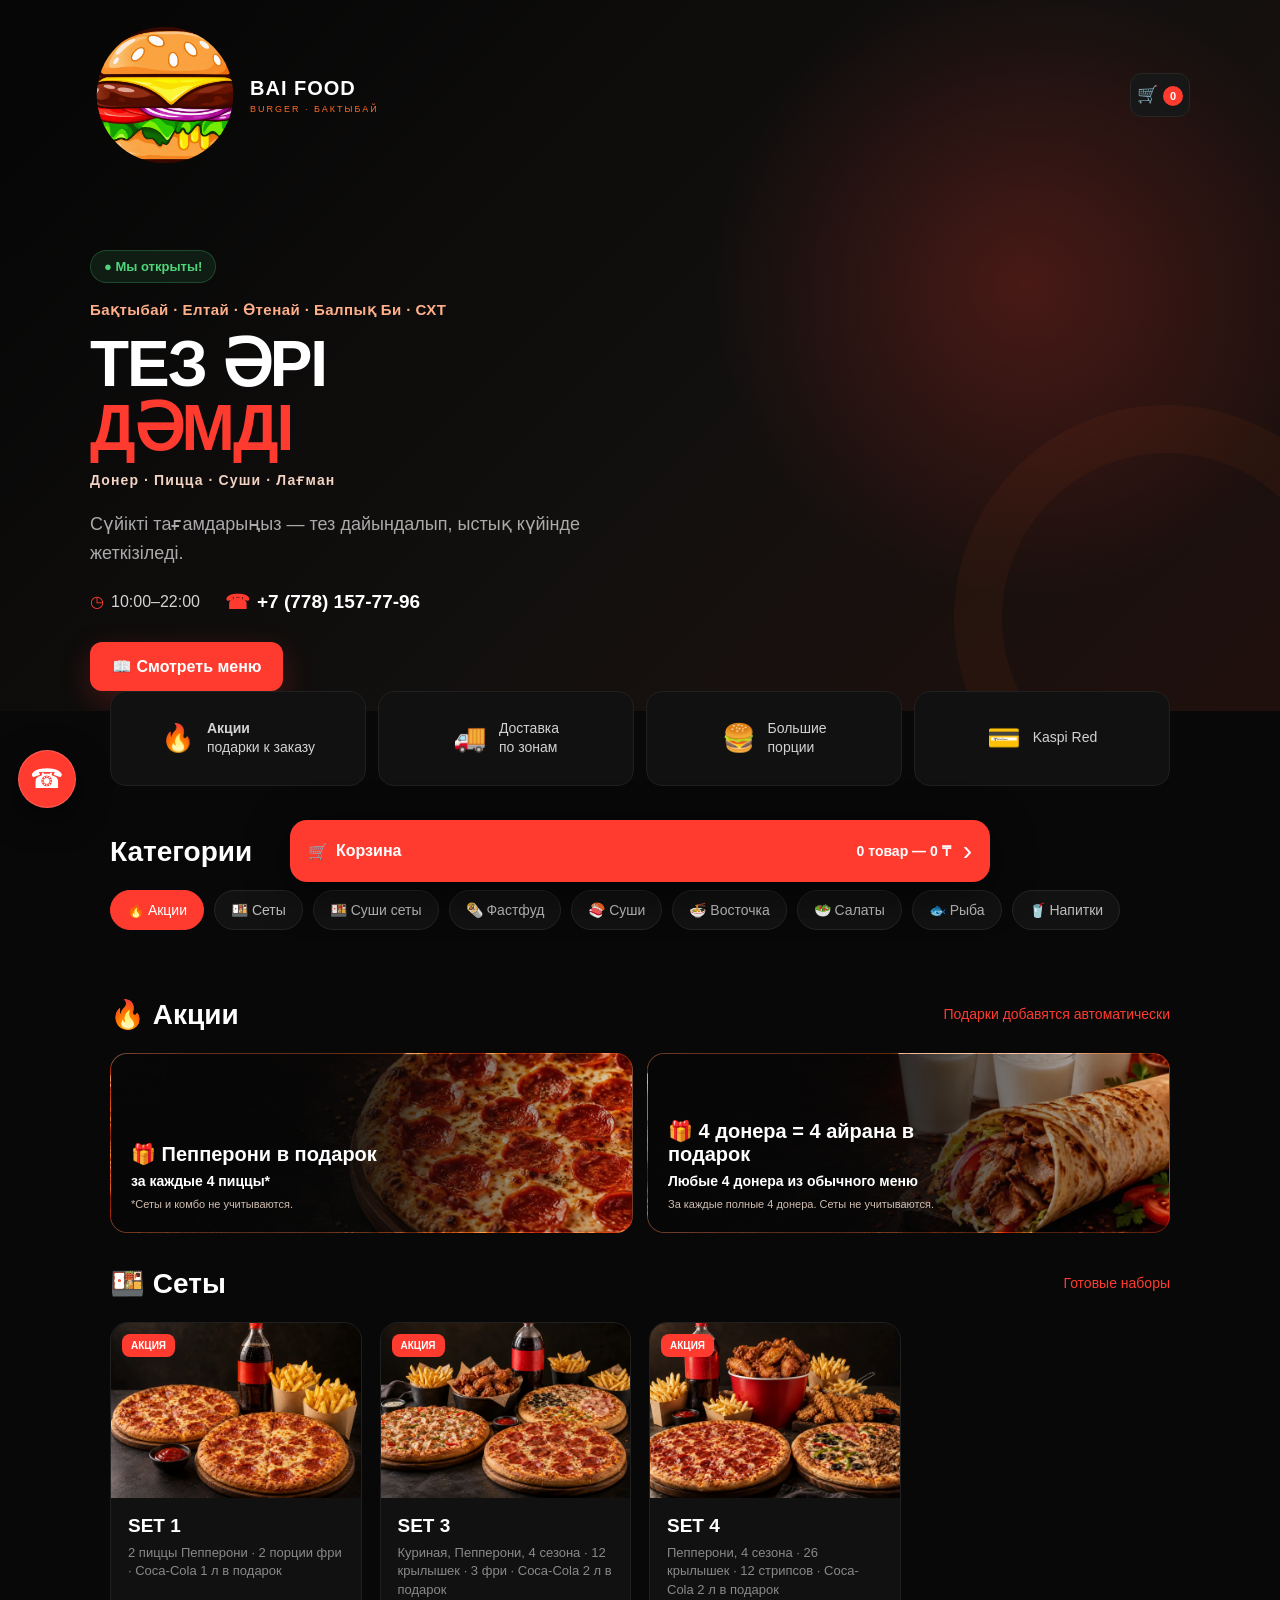
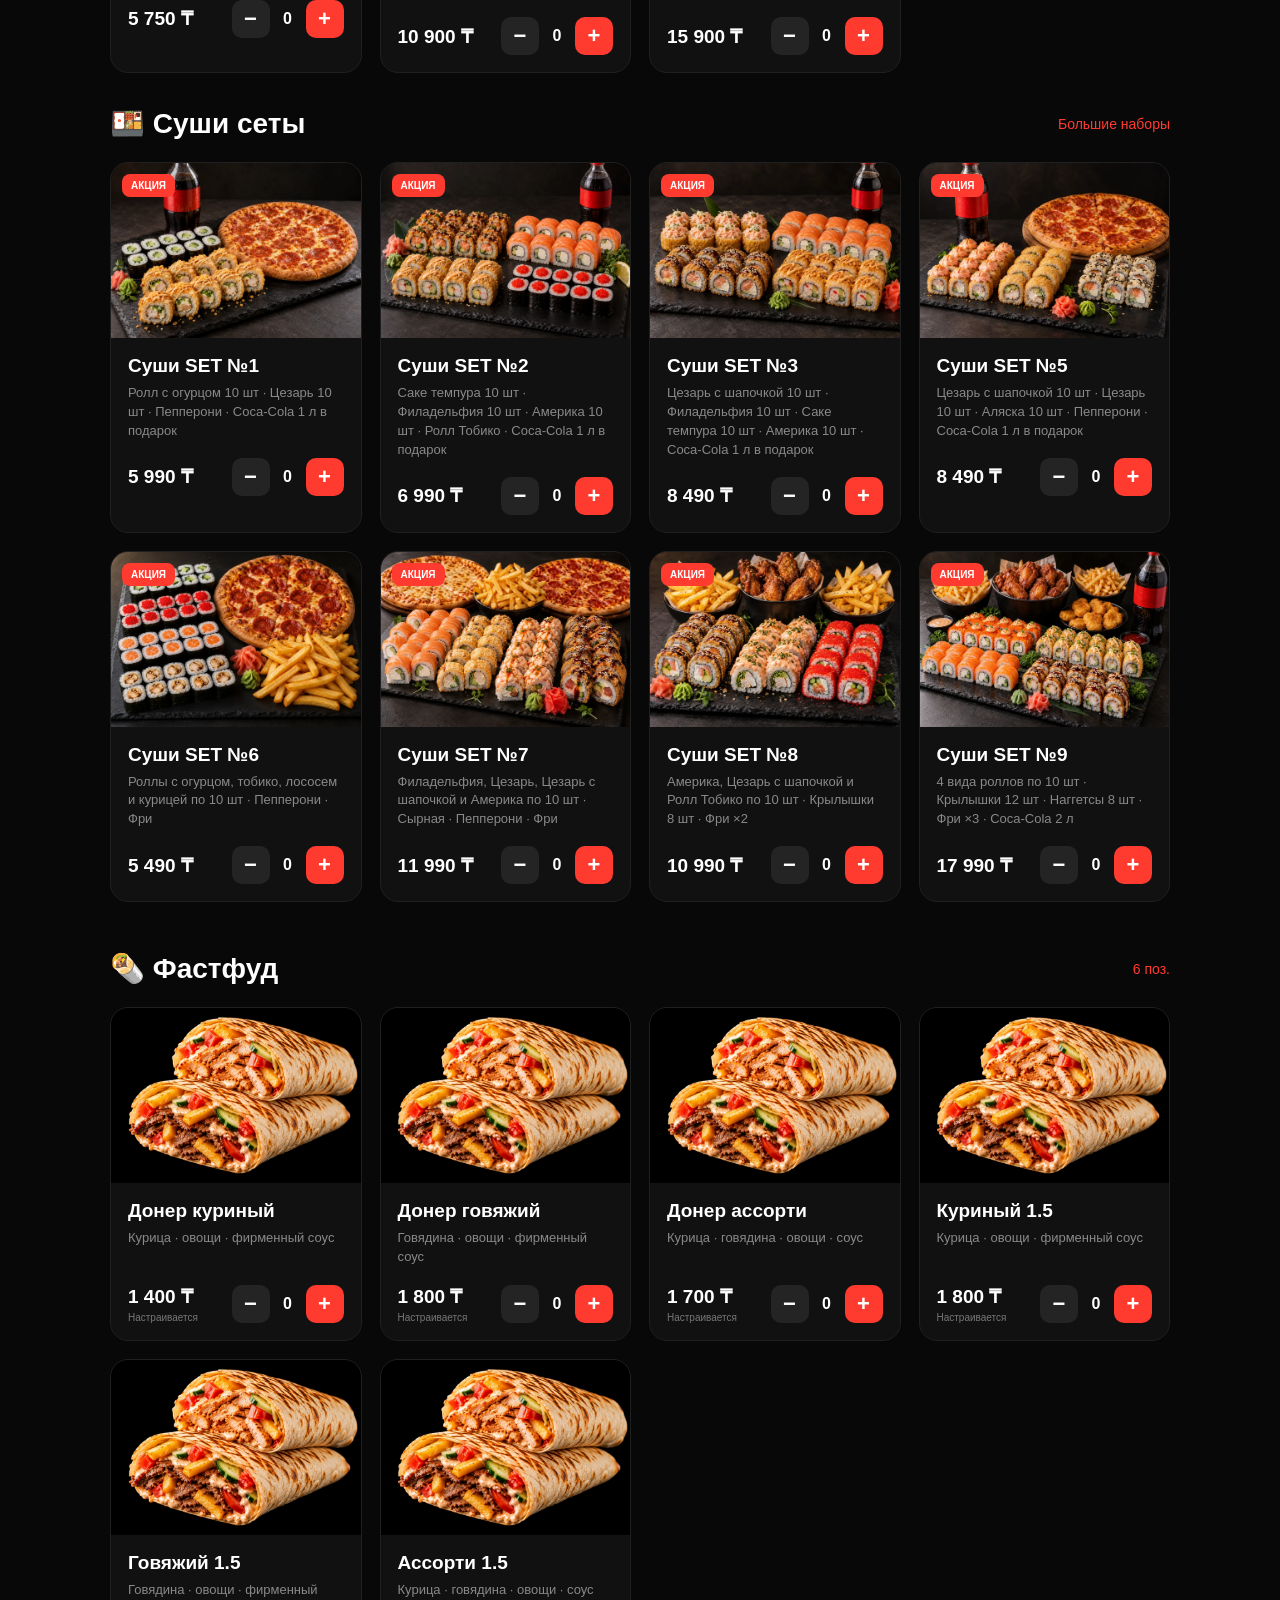
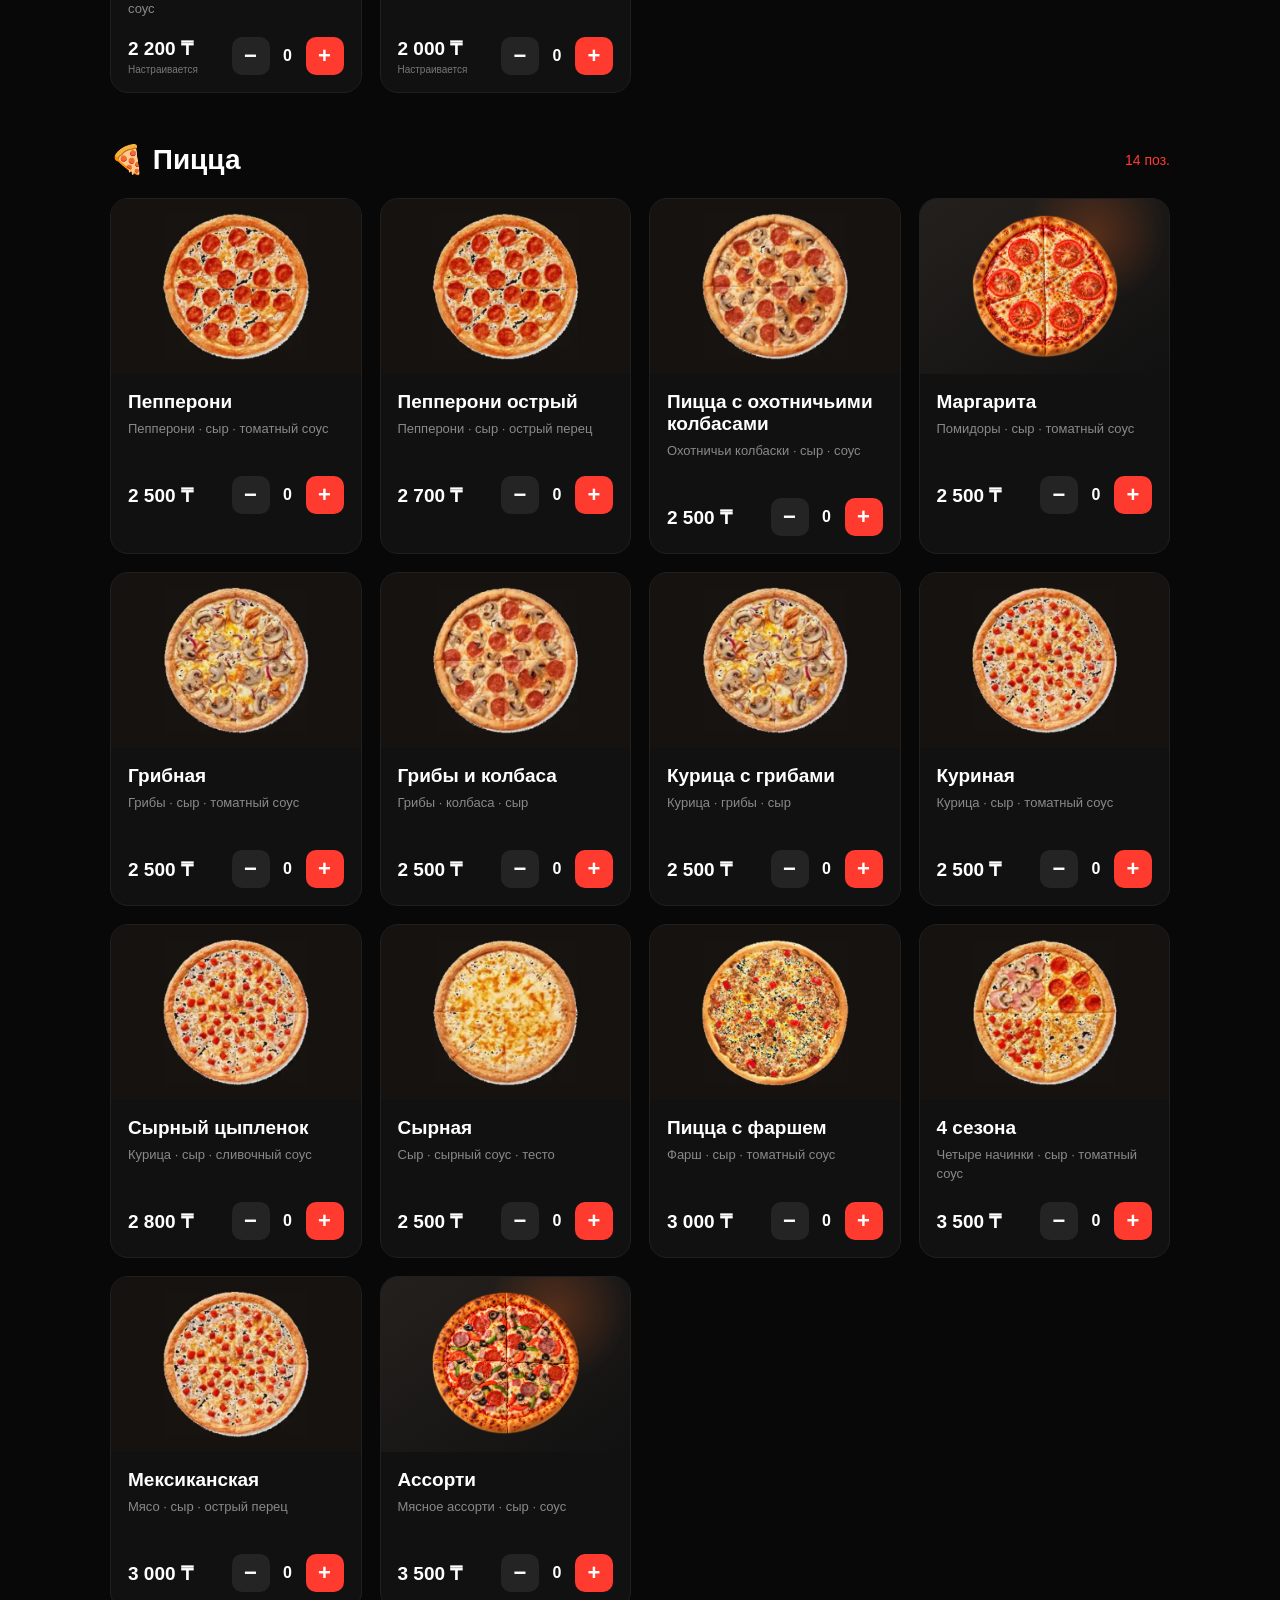
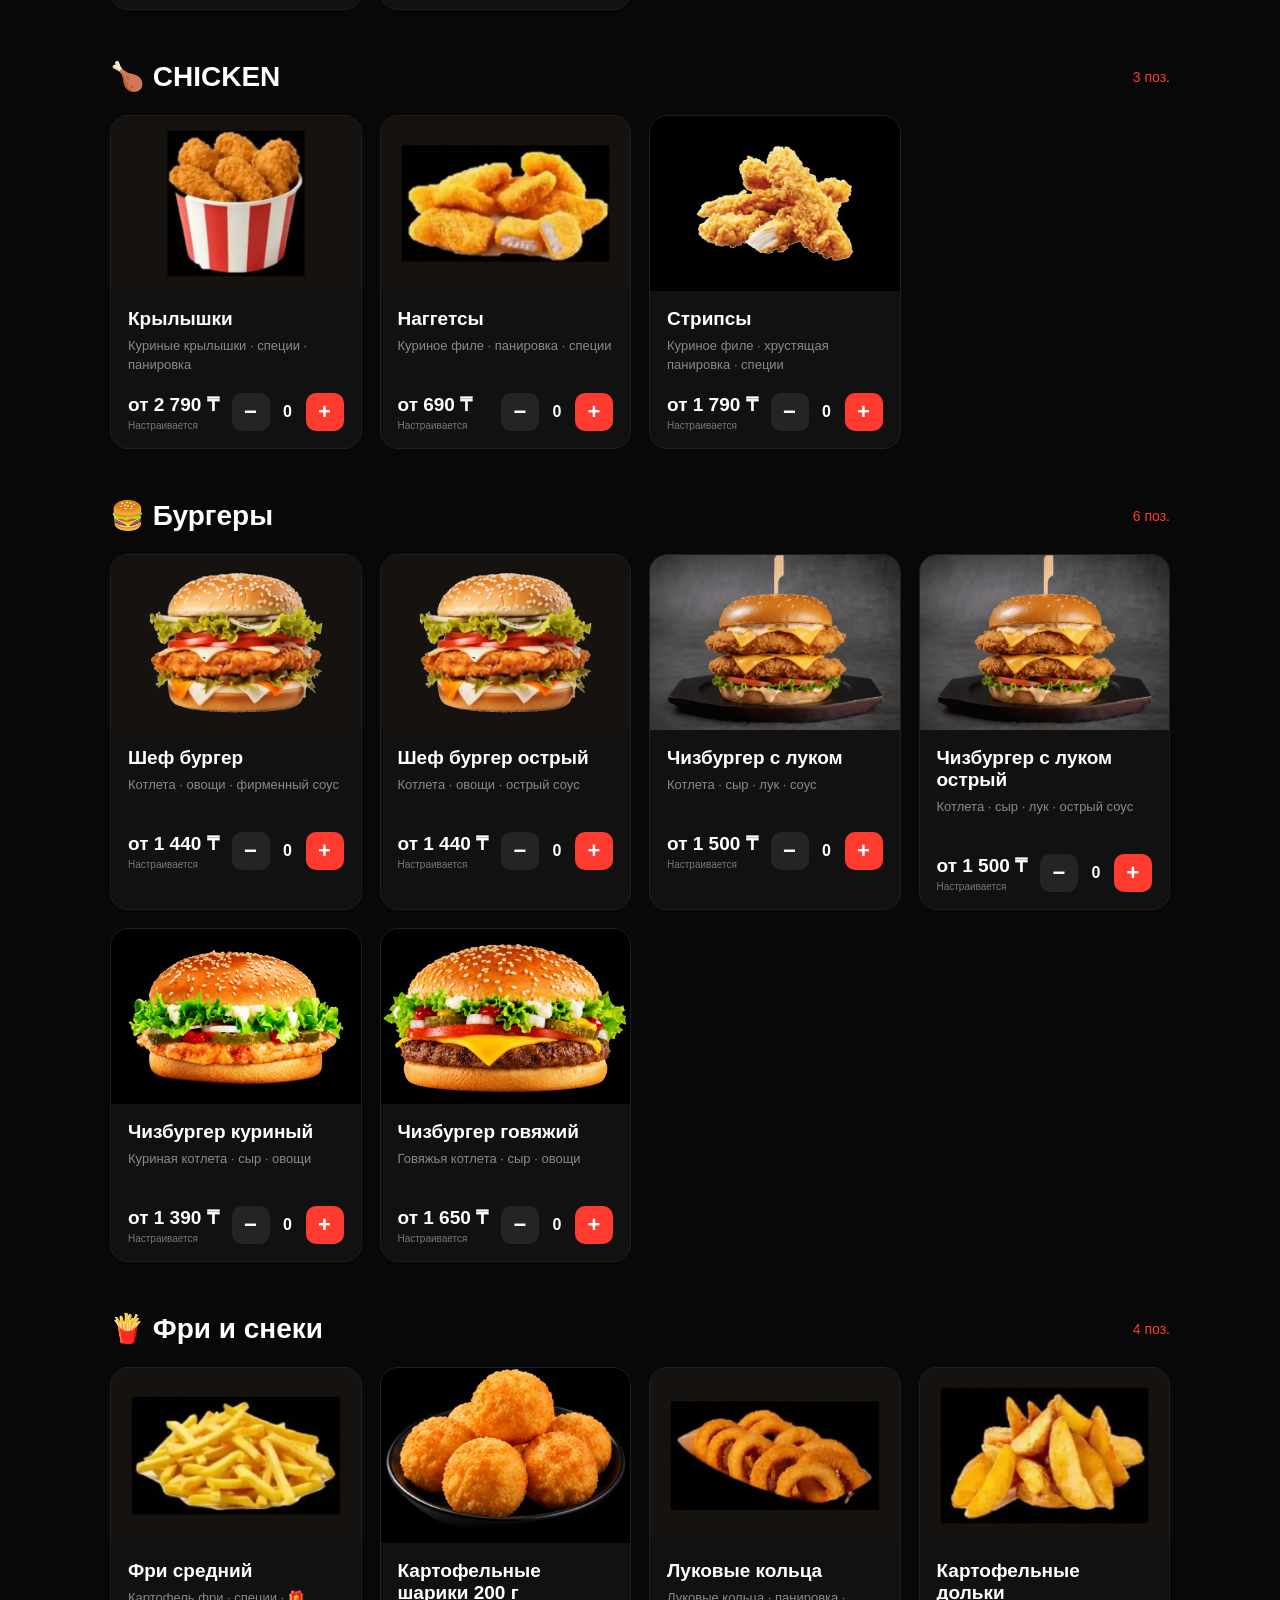
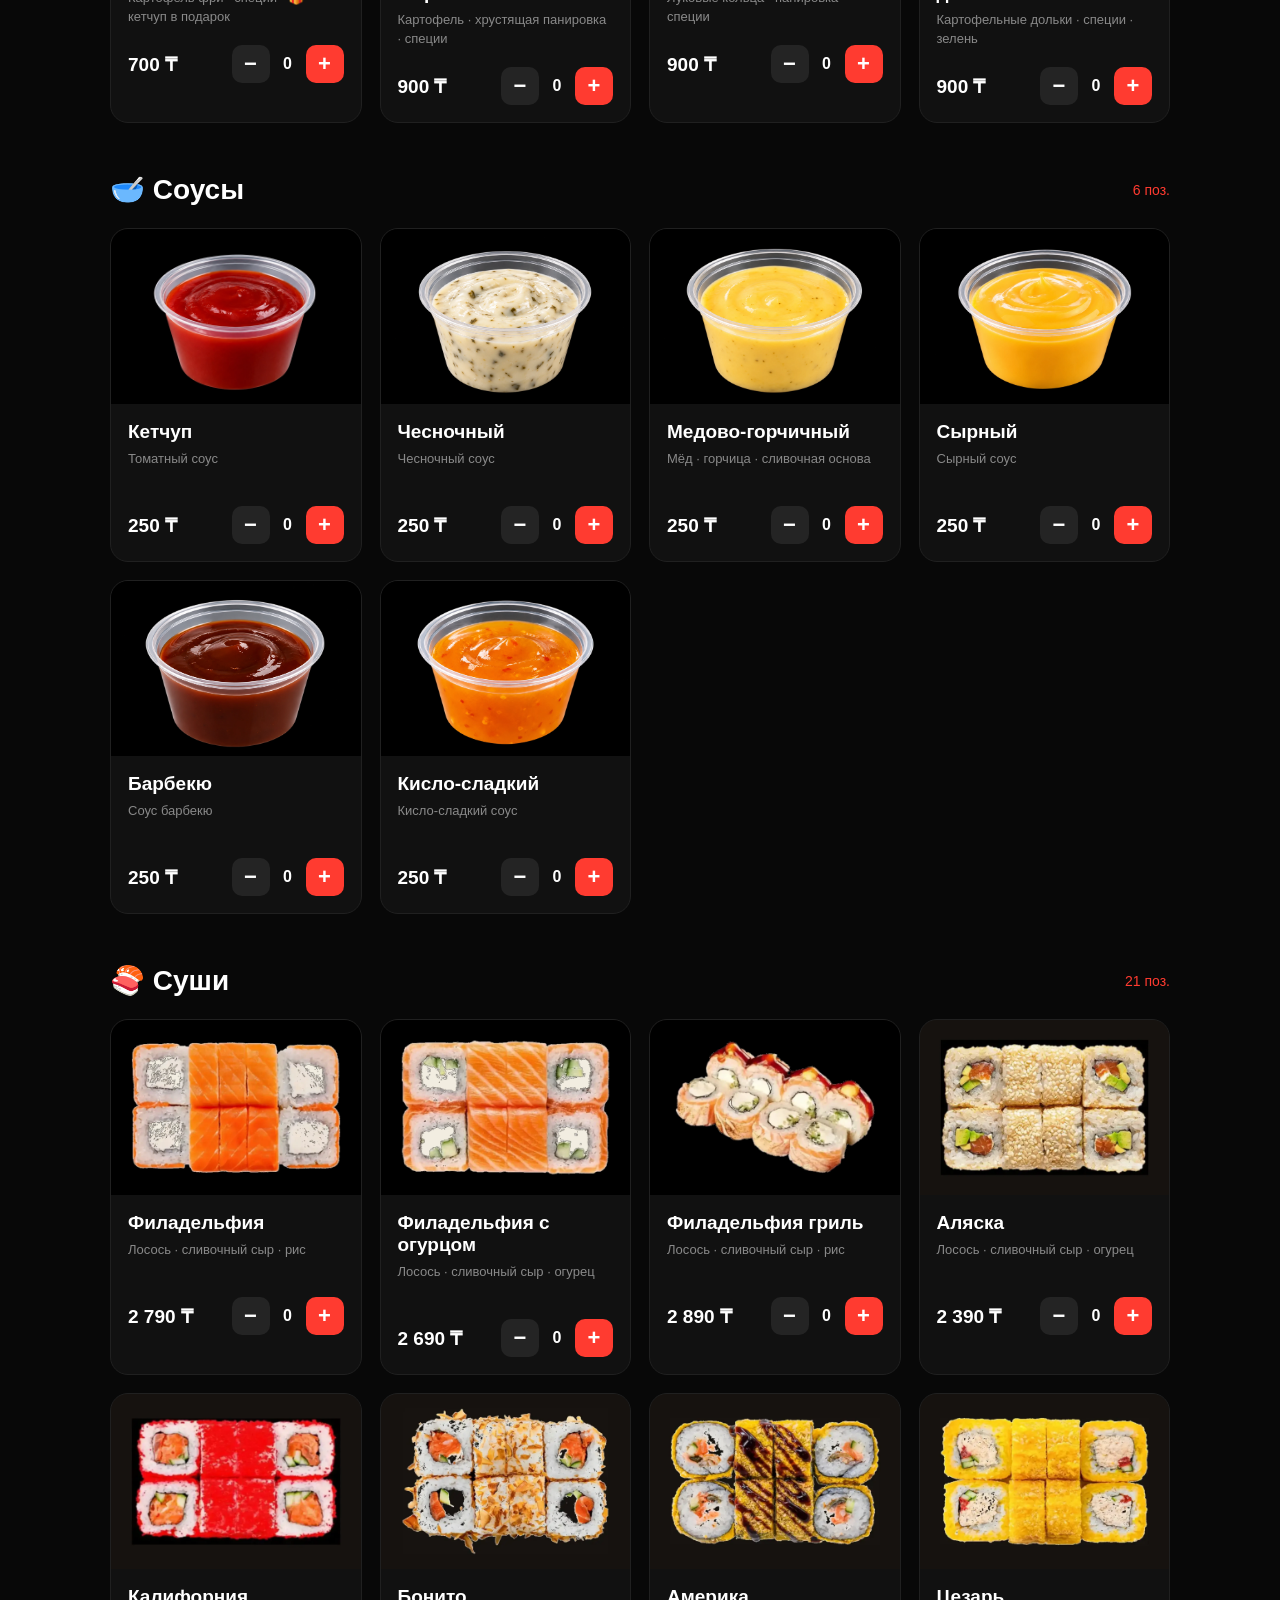
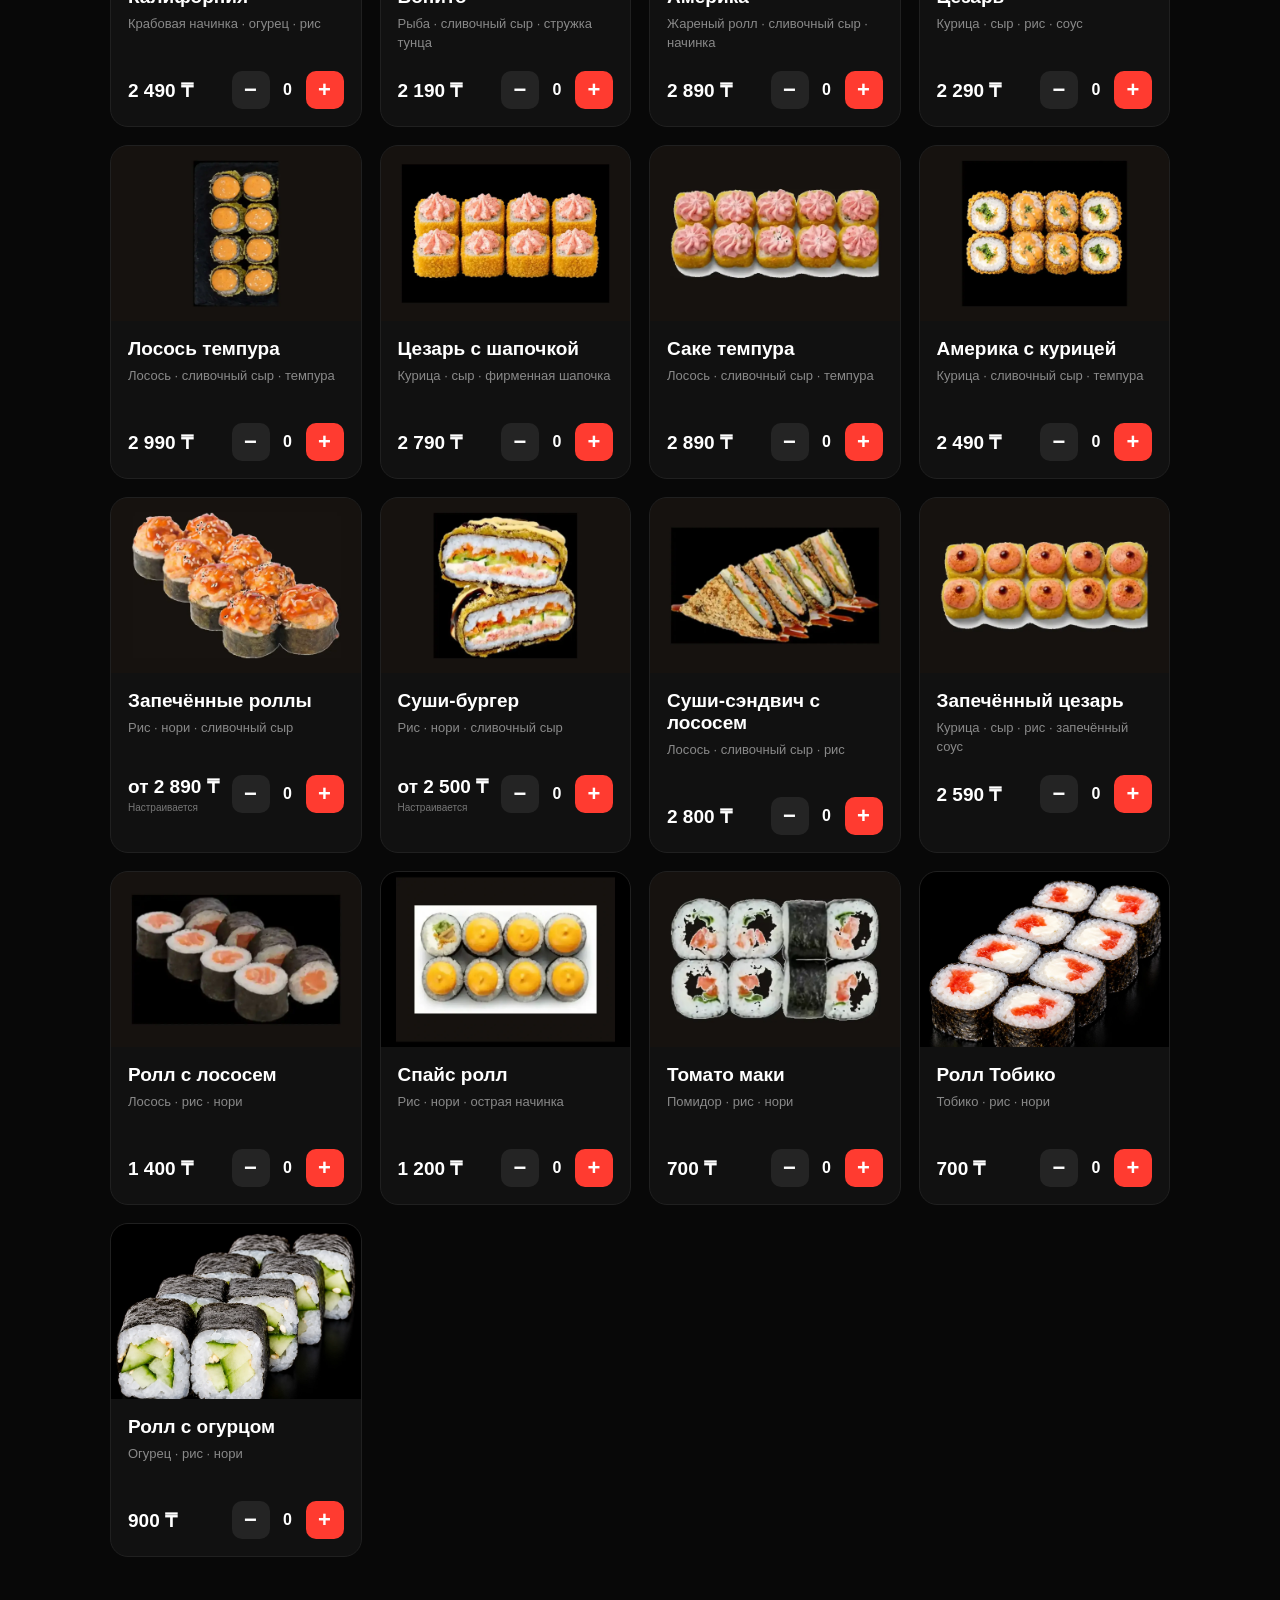
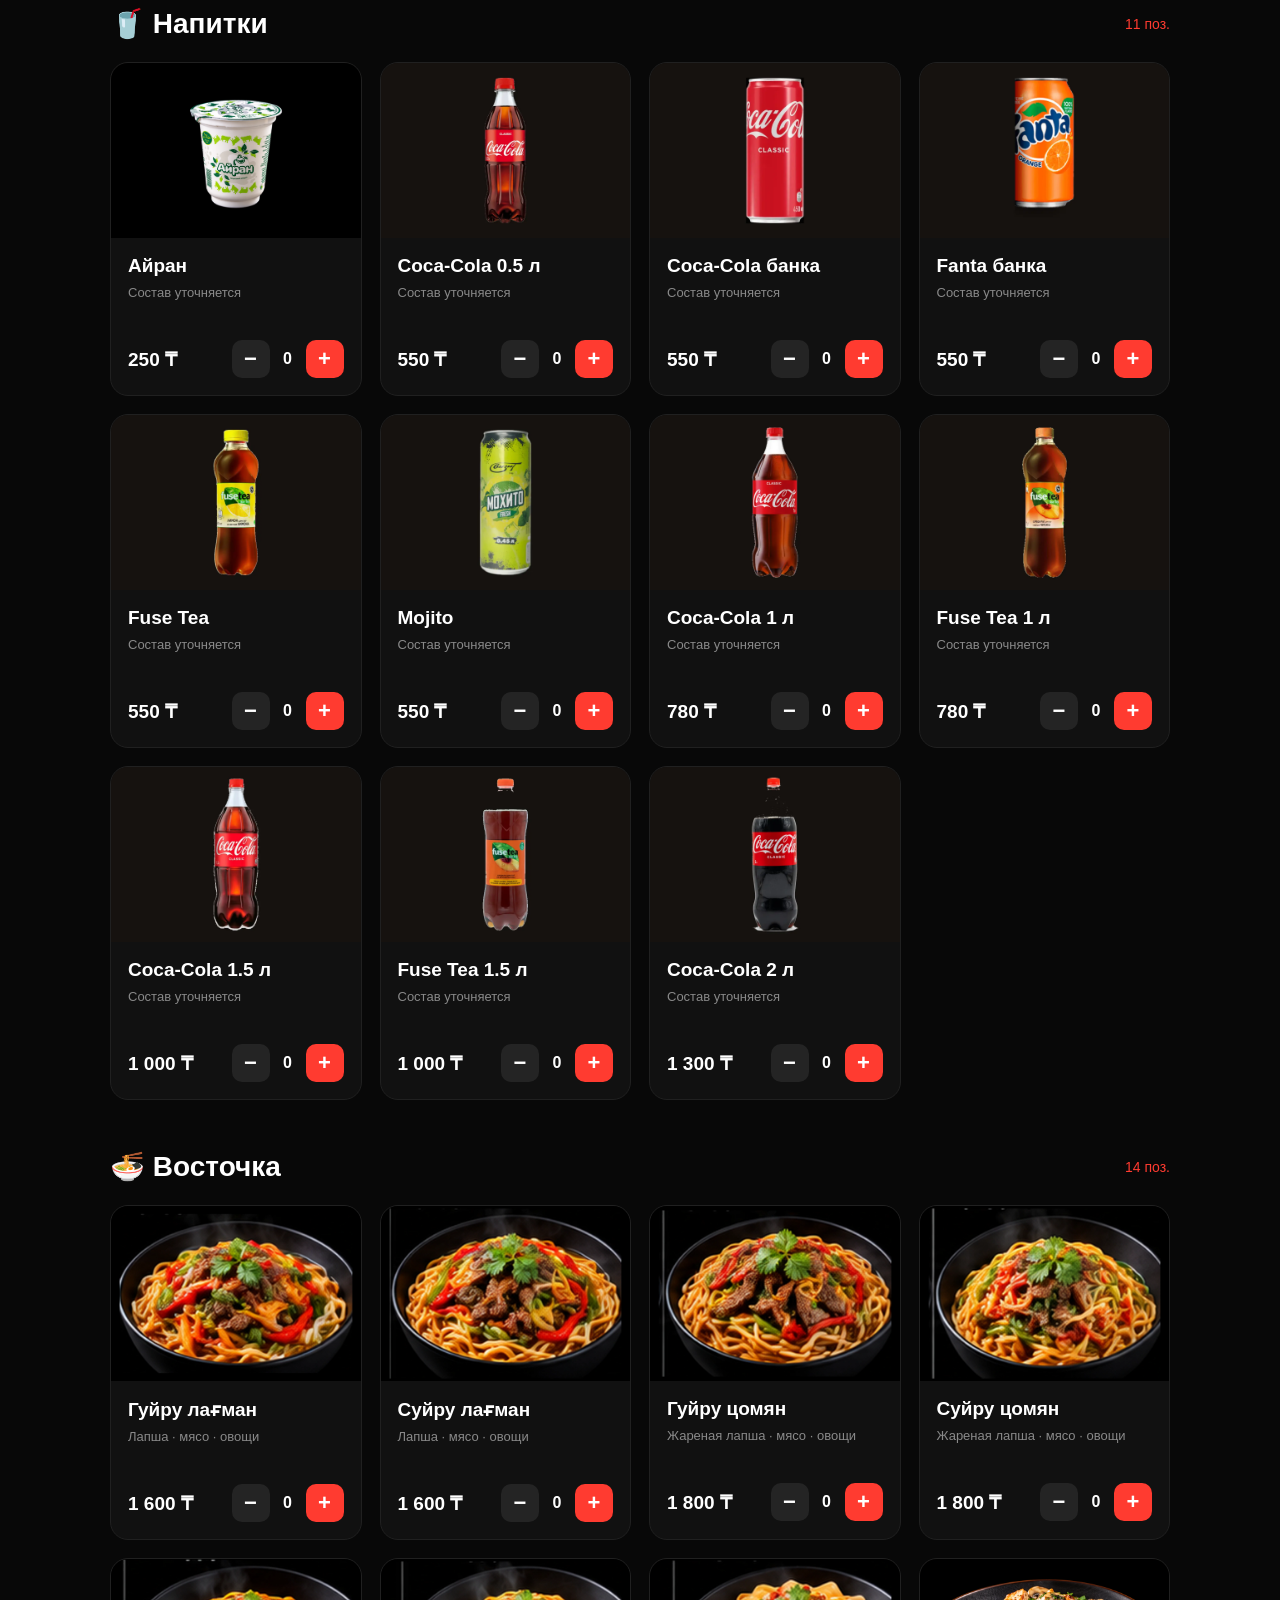
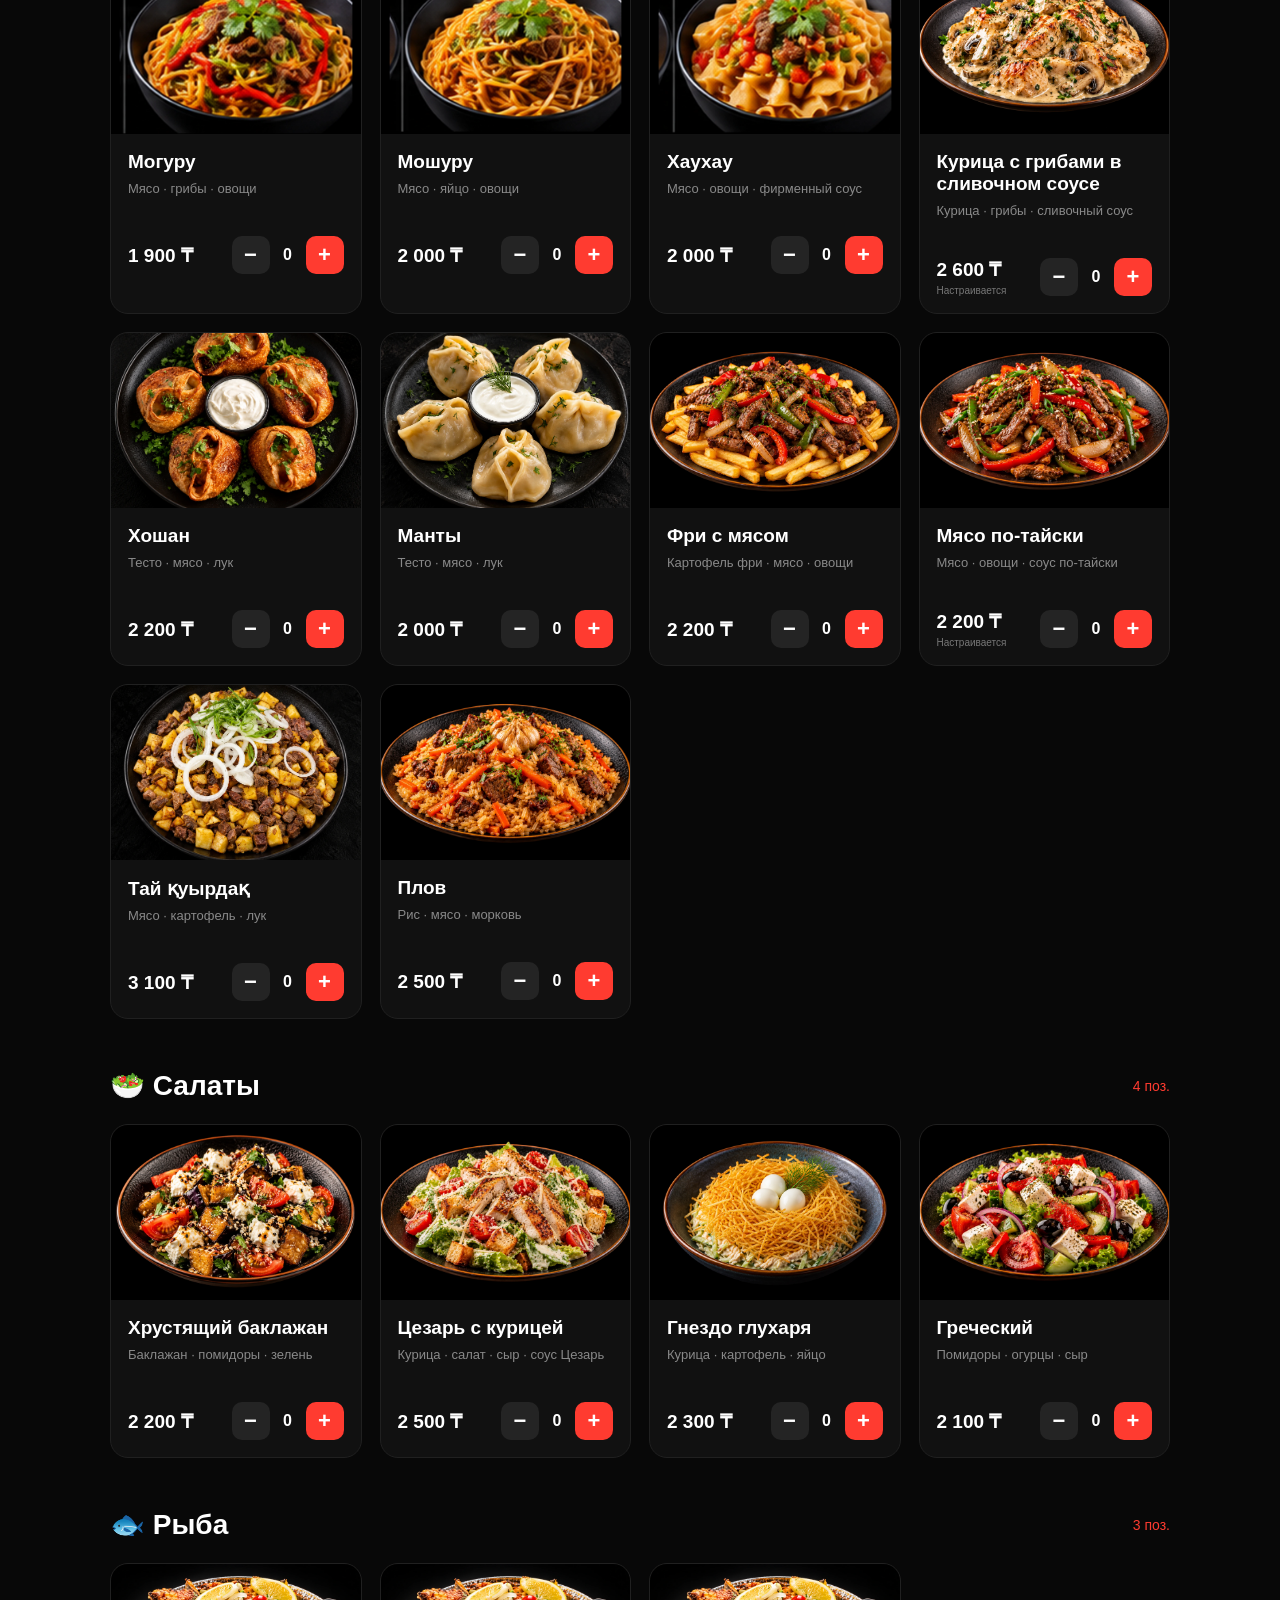
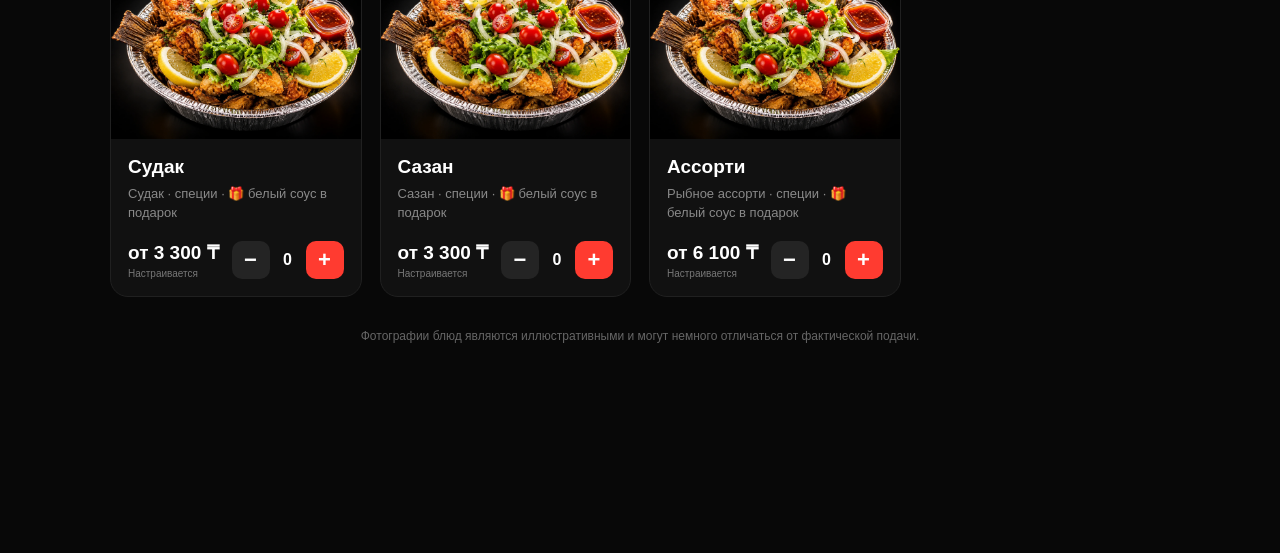
<file: index.html>
<!DOCTYPE html>
<html lang="ru">
<head>
  <meta charset="UTF-8">
  <meta name="viewport" content="width=device-width, initial-scale=1.0, viewport-fit=cover">
  <meta name="theme-color" content="#080808">
  <title>BAI FOOD — меню и заказ</title>
  <link rel="stylesheet" href="style.css">
</head>
<body>
  <header class="hero" id="home">
    <nav class="navbar">
      <a class="brand" href="#home">
        <div class="brand-logo"><img src="assets/bai-food-logo.png" alt="BAI FOOD"></div>
        <div class="brand-text"><strong>BAI FOOD</strong><span>BURGER · БАКТЫБАЙ</span></div>
      </a>
      <button class="menu-button" type="button" onclick="openCart()" aria-label="Открыть корзину">🛒 <b id="nav-cart-count">0</b></button>
    </nav>
    <div class="hero-content">
      <div class="open-badge">● Мы открыты!</div>
      <p class="delivery-zones-hero">Бақтыбай · Елтай · Өтенай · Балпық Би · СХТ</p>
      <h1>ТЕЗ ӘРІ <span>ДӘМДІ</span></h1>
      <p class="hero-menu-types">Донер · Пицца · Суши · Лағман</p>
      <p class="hero-description">Сүйікті тағамдарыңыз — тез дайындалып, ыстық күйінде жеткізіледі.</p>
      <div class="hero-info">
        <div><span class="info-icon">◷</span><span>10:00–22:00</span></div>
        <a class="hero-phone" href="tel:+77781577796"><span class="info-icon">☎</span><span>+7 (778) 157-77-96</span></a>
      </div>
      <div class="hero-buttons">
        <button class="main-menu-button" type="button" onclick="document.getElementById('menu').scrollIntoView({behavior:'smooth'})">📖 Смотреть меню</button>
      </div>
    </div>
  </header>

  <section class="features">
    <button class="feature-item feature-button" type="button" onclick="document.getElementById('promotions').scrollIntoView({behavior:'smooth'})"><span>🔥</span><p><strong>Акции</strong><br>подарки к заказу</p></button>
    <div class="feature-item"><span>🚚</span><p>Доставка<br>по зонам</p></div>
    <div class="feature-item"><span>🍔</span><p>Большие<br>порции</p></div>
    <div class="feature-item"><span>💳</span><p>Kaspi Red </p></div>
  </section>

  <section class="categories-section" id="menu">
    <div class="section-title"><h2>Категории</h2></div>
    <div id="categories" class="categories"></div>
  </section>

  <section class="menu-section promotion-section" id="promotions">
    <div class="section-title"><h2>🔥 Акции</h2><span>Подарки добавятся автоматически</span></div>
    <div class="offers-grid">
      <article class="offer-card offer-pepperoni"><div><h3>🎁 Пепперони в подарок</h3><strong>за каждые 4 пиццы*</strong><small>*Сеты и комбо не учитываются.</small></div></article>
      <article class="offer-card offer-ayran"><div><h3>🎁 4 донера = 4 айрана в подарок</h3><strong>Любые 4 донера из обычного меню</strong><small>За каждые полные 4 донера. Сеты не учитываются.</small></div></article>
    </div>
  </section>

  <section class="menu-section sets-section" id="sets">
    <div class="section-title"><h2>🍱 Сеты</h2><span>Готовые наборы</span></div>
    <div id="sets-grid" class="products-grid"></div>
  </section>

  <section class="menu-section sets-section" id="sushi-sets">
    <div class="section-title"><h2>🍱 Суши сеты</h2><span>Большие наборы</span></div>
    <div id="sushi-sets-grid" class="products-grid"></div>
  </section>

  <main id="menu-root"></main>
  <p class="image-disclaimer">Фотографии блюд являются иллюстративными и могут немного отличаться от фактической подачи.</p>

  <div class="cart-bar" onclick="openCart()" role="button" tabindex="0">
    <div class="cart-left">🛒 <span>Корзина</span></div>
    <span id="cart-info">0 товаров — 0 ₸</span>
    <span class="cart-arrow">›</span>
  </div>


  <div id="set-modal" class="cart-modal" aria-hidden="true">
    <div class="cart-box customize-box set-detail-box">
      <button class="close-cart" type="button" onclick="closeSetModal()">×</button>
      <div id="set-modal-photo" class="customize-photo"></div>
      <h2 id="set-modal-title"></h2>
      <p id="set-modal-description" class="modal-description set-composition"></p>
      <div class="customize-total"><span>Цена</span><strong id="set-modal-price"></strong></div>
      <div class="set-quantity"><button type="button" onclick="changeSetModalQuantity(-1)">−</button><strong id="set-modal-quantity">1</strong><button type="button" onclick="changeSetModalQuantity(1)">+</button></div>
      <button class="checkout-button" type="button" onclick="addSetFromModal()">Добавить в корзину</button>
    </div>
  </div>

  <div id="customize-modal" class="cart-modal" aria-hidden="true">
    <div class="cart-box customize-box">
      <button class="close-cart" type="button" onclick="closeCustomize()">×</button>
      <div id="customize-photo" class="customize-photo"></div>
      <h2 id="customize-title">Настройте блюдо</h2>
      <p id="customize-description" class="modal-description"></p>
      <div id="variant-options"></div>
      <div id="addon-options"></div>
      <div class="customize-total"><span>Цена</span><strong id="customize-total">0 ₸</strong></div>
      <button class="checkout-button" type="button" onclick="confirmCustomizedItem()">Добавить в корзину</button>
    </div>
  </div>

  <div id="cart-modal" class="cart-modal" aria-hidden="true">
    <div class="cart-box cart-large">
      <button class="close-cart" type="button" onclick="closeCart()">×</button>
      <h2>Ваш заказ</h2>
      <div id="cart-items"></div>
      <div id="gift-progress" class="gift-progress"></div>
      <hr>
      <div class="summary-row"><span>Товары</span><strong id="cart-subtotal">0 ₸</strong></div>
      <h3 id="cart-total">Итого: 0 ₸</h3>
      <button class="checkout-button" type="button" onclick="openCheckout()">Оформить заказ</button>
    </div>
  </div>

  <div id="checkout-modal" class="cart-modal" aria-hidden="true">
    <div class="cart-box cart-large">
      <button class="close-cart" type="button" onclick="closeCheckout()">×</button>
      <h2>Оформление заказа</h2>
      <input type="hidden" name="orderType" value="Доставка" checked>
      <input type="hidden" name="payment" value="Kaspi перевод" checked>
      <input type="text" id="customer-name" placeholder="Ваше имя" autocomplete="name">
      <div id="delivery-fields" class="delivery-fields">
        <label class="field-label" for="delivery-zone">Зона доставки</label>
        <select id="delivery-zone">
          <option value="baktybai">Бақтыбай</option>
          <option value="eltai">Елтай</option>
          <option value="otenai">Өтенай</option>
          <option value="balpyk-bi">Балпық би</option>
          <option value="sht">СХТ</option>
        </select>
        <input type="tel" id="customer-phone" placeholder="Номер телефона" autocomplete="tel">
        <input type="text" id="customer-address" placeholder="Адрес доставки" autocomplete="street-address">
        <div id="delivery-explanation" class="delivery-explanation"></div>
      </div>
      <div class="payment-method">
        <p>Способ оплаты</p>
        <div class="kaspi-only-payment"><b>Kaspi перевод / Kaspi Red</b><small>После оформления откроется Kaspi Pay. Введите итоговую сумму заказа вручную.</small></div>
      </div>
      <div class="checkout-summary">
        <div><span>Товары</span><strong id="checkout-products-total">0 ₸</strong></div>
        <div><span>Доставка</span><strong id="checkout-delivery-fee">—</strong></div>
        <div class="checkout-grand"><span>Итого</span><strong id="checkout-grand-total">0 ₸</strong></div>
      </div>
      <p id="checkout-error" class="checkout-error"></p>
      <button class="checkout-button" id="submit-order-button" type="button" onclick="sendOrder()">Отправить заказ</button>
    </div>
  </div>

  <div id="success-modal" class="cart-modal" aria-hidden="true">
    <div class="cart-box success-box">
      <div class="success-icon">✓</div>
      <h2>Заказ принят</h2>
      <p id="success-primary">Спасибо за заказ!</p>
      <p id="success-secondary">Мы скоро свяжемся с вами для подтверждения.</p>
      <div id="success-status" class="success-status">Ожидаем принятия заказа кассиром…</div>
      <div id="success-payment-status" class="success-payment-status" hidden>Ожидаем подтверждения оплаты кассиром</div>
      <h3 id="success-total">Итого: 0 ₸</h3>
      <button class="checkout-button" type="button" onclick="closeSuccess()">На главную</button>
    </div>
  </div>

  <div id="recovery-modal" class="cart-modal" aria-hidden="true">
    <div class="cart-box">
      <h2>Новый пароль</h2>
      <p class="modal-description">Введите новый пароль для кассы.</p>
      <input type="password" id="recovery-password" placeholder="Новый пароль" autocomplete="new-password" minlength="8">
      <input type="password" id="recovery-password-repeat" placeholder="Повторите пароль" autocomplete="new-password" minlength="8">
      <p id="recovery-error" class="checkout-error"></p>
      <button id="recovery-save-button" class="checkout-button" type="button" onclick="saveRecoveredPassword()">Сохранить пароль</button>
    </div>
  </div>

  <a class="floating-phone" href="tel:+77781577796" aria-label="Позвонить в BAI FOOD">☎</a>

  <script src="script.js"></script>
</body>
</html>
</file>
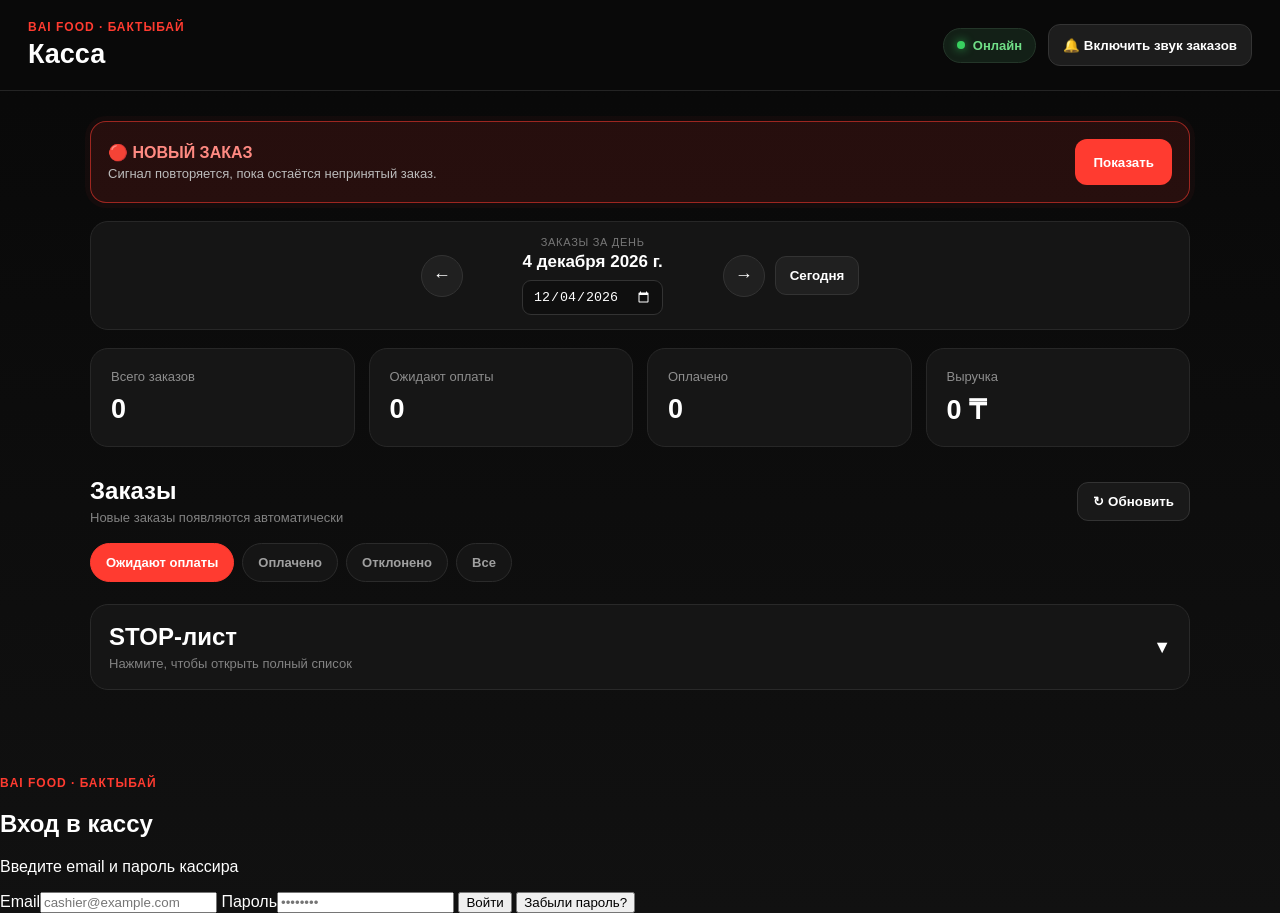
<file: admin.html>
<!DOCTYPE html>
<html lang="ru">
<head>
  <meta charset="UTF-8">
  <meta name="viewport" content="width=device-width, initial-scale=1.0, viewport-fit=cover">
  <title>BAI FOOD — Касса</title>
  <link rel="stylesheet" href="admin.css">
</head>
<body>
<header class="topbar">
  <div><p class="small-title">BAI FOOD · БАКТЫБАЙ</p><h1>Касса</h1></div>
  <div class="topbar-actions">
    <div class="status-online"><span></span>Онлайн</div>
    <button id="sound-button" class="sound-button" type="button" onclick="enableOrderSound()">🔔 Включить звук заказов</button>
  </div>
</header>

<main class="container">
  <section id="new-order-alert" class="new-order-alert" hidden>
    <div><strong id="new-order-alert-title">🔴 НОВЫЙ ЗАКАЗ</strong><span>Сигнал повторяется, пока остаётся непринятый заказ.</span></div>
    <button type="button" onclick="showNewOrders()">Показать</button>
  </section>

  <section class="date-panel">
    <button class="date-arrow" onclick="changeDate(-1)" aria-label="Предыдущий день">←</button>
    <div class="date-center"><span class="date-caption">Заказы за день</span><strong id="selected-date-label">Сегодня</strong><input id="order-date" class="date-input" type="date" onchange="selectDate(this.value)"></div>
    <button class="date-arrow" onclick="changeDate(1)" aria-label="Следующий день">→</button>
    <button class="today-button" onclick="goToday()">Сегодня</button>
  </section>

  <section class="stats">
    <div class="stat-card"><span>Всего заказов</span><strong id="orders-count">0</strong></div>
    <div class="stat-card"><span>Ожидают оплаты</span><strong id="waiting-count">0</strong></div>
    <div class="stat-card"><span>Оплачено</span><strong id="paid-count">0</strong></div>
    <div class="stat-card"><span>Выручка</span><strong id="revenue">0 ₸</strong></div>
  </section>

  <section class="toolbar"><div><h2>Заказы</h2><p>Новые заказы появляются автоматически</p></div><button class="refresh-button">↻ Обновить</button></section>
  <div class="tabs">
    <button class="tab active" onclick="setFilter('waiting',this)">Ожидают оплаты</button>
    <button class="tab" onclick="setFilter('paid',this)">Оплачено</button>
    <button class="tab" onclick="setFilter('cancelled',this)">Отклонено</button>
    <button class="tab" onclick="setFilter('all',this)">Все</button>
  </div>
  <details class="stop-panel">
  <summary class="stop-summary"><div><h2>STOP-лист</h2><p>Нажмите, чтобы открыть полный список</p></div><span class="stop-summary-arrow" aria-hidden="true">▼</span></summary>
  <div class="stop-panel-content">
    <div class="stop-panel-actions"><p>Недоступные позиции синхронизируются через Supabase</p><button class="refresh-button" type="button" onclick="loadStopList()">↻ Обновить</button></div>
    <div id="stop-list" class="stop-list"></div>
  </div>
</details>
  <section id="orders" class="orders"></section>
  <div id="empty-state" class="empty-state"><div>🍔</div><h3>Нет заказов</h3><p>За выбранный день заказов пока нет</p></div>
</main>


<div id="auth-overlay" class="auth-overlay">
  <div class="auth-card">
    <p class="small-title">BAI FOOD · БАКТЫБАЙ</p>
    <h2 id="auth-title">Вход в кассу</h2>
    <p id="auth-subtitle">Введите email и пароль кассира</p>
    <form id="login-form" class="auth-form">
      <label>Email<input id="login-email" type="email" autocomplete="username" required placeholder="cashier@example.com"></label>
      <label>Пароль<input id="login-password" type="password" autocomplete="current-password" required minlength="6" placeholder="••••••••"></label>
      <div id="login-error" class="auth-error" hidden></div>
      <button id="login-button" class="auth-primary" type="submit">Войти</button>
      <button id="forgot-button" class="auth-link" type="button">Забыли пароль?</button>
    </form>
    <form id="forgot-form" class="auth-form" hidden>
      <label>Email кассира<input id="forgot-email" type="email" autocomplete="email" required placeholder="cashier@example.com"></label>
      <div id="forgot-message" class="auth-message" hidden></div>
      <button id="forgot-submit" class="auth-primary" type="submit">Отправить ссылку</button>
      <button id="back-login" class="auth-link" type="button">Назад ко входу</button>
    </form>
    <form id="recovery-form" class="auth-form" hidden>
      <label>Новый пароль<input id="new-password" type="password" autocomplete="new-password" required minlength="8" placeholder="Минимум 8 символов"></label>
      <label>Повторите пароль<input id="new-password-confirm" type="password" autocomplete="new-password" required minlength="8" placeholder="Повторите пароль"></label>
      <div id="recovery-message" class="auth-message" hidden></div>
      <button id="recovery-submit" class="auth-primary" type="submit">Сохранить новый пароль</button>
    </form>
  </div>
</div>

<div id="confirm-modal" class="modal">
  <div class="modal-box">
    <div id="confirm-icon" class="modal-icon">💵</div><h2 id="confirm-title">Подтвердить оплату?</h2><p id="confirm-text">Заказ</p>
    <div class="modal-actions"><button class="cancel-button" onclick="closeConfirmModal()">Отмена</button><button id="confirm-payment-button" class="confirm-button" onclick="confirmPayment()">✓ Оплачено</button></div>
  </div>
</div>
<div id="accept-modal" class="modal">
  <div class="modal-box accept-time-box">
    <div class="modal-icon">⏱️</div><h2>Время приготовления</h2><p id="accept-order-label">Выберите примерное время ожидания</p>
    <div class="prep-time-options"><button onclick="confirmAcceptOrder(20)">20 минут</button><button onclick="confirmAcceptOrder(30)">30 минут</button><button onclick="confirmAcceptOrder(40)">40 минут</button><button onclick="confirmAcceptOrder(60)">60 минут</button><button onclick="confirmAcceptOrder(90)">90 минут</button></div>
    <button class="cancel-button full-cancel" onclick="closeAcceptModal()">Отмена</button>
  </div>
</div>
<div id="reject-modal" class="modal">
  <div class="modal-box reject-box">
    <div class="modal-icon">✕</div><h2>Отклонить заказ?</h2><p id="reject-order-label">Выберите причину. Заказ останется в истории.</p>
    <div class="reject-reasons">
      <label><input type="radio" name="rejection-reason" value="stop_list" checked> Позиция в стоп-листе</label>
      <label><input type="radio" name="rejection-reason" value="no_ingredients"> Нет ингредиентов</label>
      <label><input type="radio" name="rejection-reason" value="unreachable"> Не удалось связаться с клиентом</label>
      <label><input type="radio" name="rejection-reason" value="other"> Другая причина</label>
    </div>
    <textarea id="rejection-comment" rows="3" maxlength="500" placeholder="Комментарий для кассы (необязательно)" hidden></textarea>
    <div class="modal-actions"><button class="cancel-button" onclick="closeRejectModal()">Отмена</button><button id="confirm-reject-button" class="reject-confirm-button" onclick="confirmRejectOrder()">Отклонить</button></div>
  </div>
</div>
<div id="toast" class="toast">Готово</div>
<script src="admin.js"></script>
</body>
</html>
</file>
<file: style.css>
:root{--bg:#080808;--panel:#111;--panel-2:#181818;--line:#272727;--muted:#9b9b9b;--text:#fff;--red:#ff3b30;--orange:#ff6b24;--green:#45cf78;--blue:#2b72dc}
*{box-sizing:border-box}html{scroll-behavior:smooth;scroll-padding-top:88px}body{margin:0;padding:0 0 100px;font-family:Arial,sans-serif;background:var(--bg);color:var(--text)}body.modal-open{overflow:hidden}button,input,select{font:inherit}button{cursor:pointer}a{color:inherit;text-decoration:none}
.hero{min-height:520px;padding:20px;position:relative;overflow:hidden;background:radial-gradient(circle at 80% 40%,rgba(255,59,48,.22),transparent 28%),linear-gradient(135deg,#050505 0%,#12100f 56%,#20100d 100%)}.hero:after{content:"";position:absolute;width:330px;height:330px;border:48px solid rgba(255,107,36,.05);border-radius:50%;right:-100px;bottom:-120px}
.navbar{max-width:1100px;margin:auto;display:flex;align-items:center;justify-content:space-between;position:relative;z-index:2}.brand{display:flex;align-items:center;gap:10px}.brand-logo{
  width:78px !important;
  height:78px !important;
  object-fit:contain !important;
  object-position:center !important;
  border-radius:0 !important;
  overflow:visible !important;
  background:transparent !important;
}.brand-logo img{width:145%;height:145%;object-fit:cover;clip-path:circle(35% at 50% 50%)}.brand-text{display:flex;flex-direction:column}.brand-text strong{font-size:20px;letter-spacing:1px}.brand-text span{color:var(--orange);font-size:9px;letter-spacing:2px;margin-top:4px}.menu-button{min-width:48px;height:44px;border:1px solid var(--line);border-radius:12px;background:#171717;color:#fff;font-size:17px}.menu-button b{display:inline-grid;place-items:center;min-width:20px;height:20px;border-radius:50%;background:var(--red);font-size:11px}
.hero-content{max-width:1100px;margin:80px auto 0;position:relative;z-index:2}.open-badge{display:inline-block;padding:8px 13px;border:1px solid rgba(69,207,120,.25);border-radius:50px;color:#50d47b;background:rgba(69,207,120,.1);font-size:13px;font-weight:700;margin-bottom:18px}.hero h1{max-width:760px;margin:0;font-size:clamp(42px,6vw,64px);line-height:1;letter-spacing:-2px}.hero h1 span{display:block;color:var(--red)}.hero-description{max-width:560px;margin:22px 0;color:#aaa;font-size:18px;line-height:1.6}.hero-info{display:flex;gap:25px;flex-wrap:wrap;margin-bottom:28px;color:#d2d2d2}.hero-info div{display:flex;align-items:center;gap:7px}.info-icon{color:var(--red)}.hero-buttons{display:flex;gap:10px;flex-wrap:wrap}.main-menu-button{border:0;padding:15px 22px;border-radius:12px;background:var(--red);color:#fff;font-size:16px;font-weight:700;box-shadow:0 10px 30px rgba(255,59,48,.22)}.main-menu-button.secondary{border:1px solid #343434;background:#171717;box-shadow:none}
.features{max-width:1100px;margin:-20px auto 0;padding:0 20px;display:grid;grid-template-columns:repeat(4,1fr);gap:12px;position:relative;z-index:3}.feature-item{min-height:95px;display:flex;align-items:center;justify-content:center;gap:12px;padding:18px;border:1px solid #202020;border-radius:16px;background:#111;color:#fff}.feature-item span{font-size:27px}.feature-item p{margin:0;color:#d2d2d2;font-size:14px;line-height:1.4}.feature-button{text-align:left}.feature-button:hover{border-color:var(--red)}
.categories-section,.menu-section{max-width:1100px;margin:50px auto 0;padding:0 20px}.section-title{display:flex;align-items:center;justify-content:space-between;gap:18px;margin-bottom:22px}.section-title h2{margin:0;font-size:28px}.section-title>span{color:var(--red);font-size:14px}.categories{display:flex;gap:10px;overflow-x:auto;padding-bottom:8px;scrollbar-width:none}.categories::-webkit-scrollbar{display:none}.category{min-width:max-content;padding:11px 16px;border:1px solid #252525;border-radius:50px;background:#121212;color:#bdbdbd;font-size:14px}.category.active{border-color:var(--red);background:var(--red);color:#fff}
.promotion-section{padding-top:10px}.offers-grid{display:grid;grid-template-columns:repeat(2,minmax(0,1fr));gap:14px}.offer-card{min-height:180px;display:flex;align-items:flex-end;padding:20px;position:relative;overflow:hidden;border:1px solid rgba(255,107,36,.3);border-radius:17px;background-position:center;background-size:cover}.offer-card:before{content:"";position:absolute;inset:0;background:linear-gradient(90deg,rgba(5,5,5,.97) 0%,rgba(5,5,5,.84) 48%,rgba(5,5,5,.08) 100%)}.offer-card>div{max-width:66%;position:relative;z-index:1}.offer-pepperoni{background-image:url("assets/promo-pepperoni.webp")}.offer-ayran{background-image:url("assets/promo-doner-ayran.webp")}.offer-card h3{margin:0 0 7px;font-size:20px;line-height:1.15}.offer-card strong,.offer-card small{display:block}.offer-card strong{color:#fff;font-size:14px}.offer-card small{margin-top:8px;color:#d0bdb1;font-size:11px;line-height:1.35}.sets-section{margin-top:34px}
.products-grid{display:grid;grid-template-columns:repeat(3,minmax(0,1fr));gap:18px}.product{overflow:hidden;border:1px solid #202020;border-radius:18px;background:#111;transition:.2s}.product:hover{transform:translateY(-3px);border-color:#373737}.product-image{height:175px;position:relative;overflow:hidden;background:radial-gradient(circle at 70% 20%,rgba(255,107,36,.26),transparent 32%),linear-gradient(145deg,#24201d,#111)}.product-image img{width:100%;height:100%;object-fit:cover;display:block}.product-placeholder{height:100%;display:grid;place-items:center;font-size:58px;filter:drop-shadow(0 12px 22px rgba(0,0,0,.4))}.photo-note{position:absolute;left:10px;bottom:10px;padding:5px 8px;border-radius:7px;color:#aaa;background:rgba(0,0,0,.68);font-size:10px}.hit-badge{position:absolute;top:11px;left:11px;z-index:2;padding:6px 9px;border-radius:8px;background:var(--red);font-size:10px;font-weight:700}.product-content{padding:17px}.product h3{margin:0 0 7px;font-size:19px}.product-description{min-height:39px;margin:0;color:#898989;font-size:13px;line-height:1.45}.product-bottom{margin-top:17px;display:flex;align-items:center;justify-content:space-between;gap:10px}.price{font-size:19px}.quantity{display:flex;align-items:center;gap:9px}.quantity span{min-width:18px;text-align:center;font-weight:700}.add-button,.minus-button{width:38px;height:38px;display:grid;place-items:center;border:0;border-radius:10px;color:#fff;font-size:22px;font-weight:700}.add-button{background:var(--red)}.minus-button{background:#242424}.customize-hint{display:block;margin-top:4px;color:#777;font-size:10px}
.cart-bar{position:fixed;left:50%;bottom:max(18px,env(safe-area-inset-bottom));transform:translateX(-50%);z-index:900;width:calc(100% - 40px);max-width:700px;min-height:62px;padding:12px 18px;display:flex;align-items:center;border-radius:17px;background:var(--red);box-shadow:0 10px 40px rgba(0,0,0,.6);cursor:pointer}.cart-left{display:flex;align-items:center;gap:8px;font-weight:700}#cart-info{margin-left:auto;font-size:14px;font-weight:700}.cart-arrow{margin-left:12px;font-size:28px}
.cart-modal{display:none;position:fixed;inset:0;z-index:1000;padding:20px;align-items:center;justify-content:center;background:rgba(0,0,0,.82);backdrop-filter:blur(6px)}.cart-box{width:100%;max-width:460px;max-height:92vh;overflow-y:auto;padding:25px;position:relative;border:1px solid #292929;border-radius:22px;background:#121212;box-shadow:0 25px 80px rgba(0,0,0,.65)}.cart-large{max-width:520px}.cart-box h2{margin:0 45px 22px 0;font-size:25px}.cart-box hr{border:0;border-top:1px solid #292929;margin:20px 0}.close-cart{position:absolute;top:17px;right:17px;width:36px;height:36px;padding:0;display:flex;align-items:center;justify-content:center;border:0;border-radius:10px;background:#242424;color:#fff;font-family:Arial,sans-serif;font-size:0;line-height:1}.close-cart::before{content:"×";display:block;font-size:25px;line-height:1;transform:translateY(-1px)}.checkout-button{width:100%;margin-top:15px;padding:15px;border:0;border-radius:12px;background:var(--red);color:#fff;font-size:16px;font-weight:700}.checkout-button:disabled{opacity:.55;cursor:wait}
.cart-item{display:grid;grid-template-columns:1fr auto;gap:10px;padding:13px 0;border-bottom:1px solid #242424}.cart-item h4{margin:0 0 5px;font-size:15px}.cart-item small{color:#888}.cart-item-price{font-weight:700;white-space:nowrap}.cart-item .quantity{margin-top:10px}.cart-item .quantity button{width:29px;height:29px;border:0;border-radius:8px;color:#fff;background:#292929}.gift-item{margin:12px 0;padding:13px;border:1px solid rgba(69,207,120,.3);border-radius:13px;color:#dfffe9;background:rgba(69,207,120,.08)}.gift-progress{margin-top:15px;padding:12px;border-radius:12px;color:#d9c3b5;background:#1b1715;font-size:12px;line-height:1.45}.summary-row,.checkout-summary>div,.customize-total{display:flex;justify-content:space-between;gap:16px}.summary-row{color:#bbb}.cart-box h3{font-size:20px}
.customize-photo{height:130px;margin:-25px -25px 20px;border-radius:22px 22px 0 0;background:radial-gradient(circle at 50% 30%,rgba(255,107,36,.28),transparent 34%),#1b1816;display:grid;place-items:center;font-size:52px}.modal-description{color:#999;font-size:13px;line-height:1.45}.option-group{margin-top:18px}.option-group>strong{display:block;margin-bottom:9px;font-size:14px}.option-list{display:grid;gap:8px}.option-list label{display:flex;align-items:center;justify-content:space-between;gap:12px;padding:11px;border:1px solid #292929;border-radius:11px;background:#171717}.option-list label>span{display:flex;align-items:center;gap:9px}.option-list input{accent-color:var(--red)}.customize-total{margin-top:18px;padding-top:15px;border-top:1px solid #292929;font-size:19px}
.customize-photo img{width:100%;height:100%;object-fit:cover;border-radius:22px 22px 0 0}
.image-disclaimer{max-width:1100px;margin:32px auto 110px;padding:0 20px;color:#666;font-size:12px;text-align:center}
.order-type,.payment-method{margin:19px 0}.order-type p,.payment-method p{margin:0 0 11px;color:#aaa;font-size:14px}.choice-cards{display:grid;grid-template-columns:1fr 1fr;gap:8px}.choice-cards label{position:relative}.choice-cards input{position:absolute;opacity:0}.choice-cards label span{display:block;min-height:65px;padding:12px;border:1px solid #303030;border-radius:11px;background:#171717}.choice-cards label b,.choice-cards label small{display:block}.choice-cards label small{margin-top:4px;color:#888}.choice-cards input:checked+span{border-color:var(--red);box-shadow:inset 0 0 0 1px var(--red);background:rgba(255,59,48,.08)}
#checkout-modal input[type=text],#checkout-modal input[type=tel],#checkout-modal input[type=number],#checkout-modal select{width:100%;margin-bottom:12px;padding:14px;border:1px solid #303030;border-radius:11px;outline:0;background:#0b0b0b;color:#fff;font-size:15px}#checkout-modal input:focus,#checkout-modal select:focus{border-color:var(--red)}.delivery-fields{display:block}.field-label{display:block;margin:4px 0 7px;color:#aaa;font-size:13px}.delivery-explanation{margin-bottom:12px;padding:12px;border:1px solid rgba(255,107,36,.25);border-radius:11px;color:#dbc2b1;background:rgba(255,107,36,.07);font-size:12px;line-height:1.45}#kaspi-payment{display:none;margin-top:12px;padding:13px;border:1px solid #2b2b2b;border-radius:12px;background:#181818}#kaspi-payment p{margin:4px 0;color:#ccc;font-size:13px;line-height:1.45}.cash-change{margin-top:15px;padding:14px;border:1px solid #292929;border-radius:13px;background:#151515}.cash-change>p{margin:0 0 10px;color:#aaa;font-size:14px}.cash-change #cash-change-amount-wrap{margin-top:12px}.cash-change-result{padding:9px 11px;border-radius:9px;color:#bdf5cd;background:rgba(69,207,120,.09);font-size:13px}.cash-change-result.error{color:#ffaaa4;background:rgba(255,59,48,.1)}.checkout-summary{display:grid;gap:10px;margin:18px 0 5px;padding:15px;border-radius:13px;background:#0c0c0c}.checkout-summary span{color:#aaa}.checkout-grand{padding-top:10px;border-top:1px solid #292929;font-size:19px}.checkout-error{display:none;margin:10px 0 0;padding:10px;border-radius:9px;color:#ffd7d5;background:rgba(255,59,48,.1);font-size:12px}
.success-box{text-align:center}.success-icon{width:68px;height:68px;margin:0 auto 16px;display:grid;place-items:center;border-radius:50%;background:var(--green);color:#07170d;font-size:33px;font-weight:900}.success-box h2{margin-right:0}.success-box p{color:#aaa;line-height:1.45}.success-status,.success-payment-status{margin:15px 0;padding:13px;border:1px solid rgba(69,207,120,.28);border-radius:12px;color:#dfffe9;background:rgba(69,207,120,.08);line-height:1.45}.success-payment-status{margin-top:-7px;border-color:rgba(255,107,36,.32);color:#ffe1d2;background:rgba(255,107,36,.09)}#success-total{margin:20px 0;font-size:clamp(28px,7vw,38px);color:#fff;letter-spacing:-.02em}
@media(min-width:1100px){.products-grid{grid-template-columns:repeat(4,minmax(0,1fr))}}
@media(max-width:850px){.products-grid{grid-template-columns:repeat(3,minmax(0,1fr));gap:12px}.features{grid-template-columns:repeat(2,1fr)}}
@media(max-width:560px){body{padding-bottom:90px}.hero{min-height:500px;padding:16px}.hero-content{margin-top:72px}.hero h1{font-size:42px}.hero-description{font-size:16px}.features{margin-top:-14px;padding:0 14px;gap:8px}.feature-item{min-height:82px;padding:12px}.categories-section,.menu-section{padding:0 12px}.section-title{margin-bottom:14px}.section-title h2{font-size:23px}.section-title>span{font-size:11px}.categories{position:sticky;top:0;z-index:20;padding:9px 0;background:rgba(8,8,8,.94);backdrop-filter:blur(10px)}.offers-grid{grid-template-columns:1fr;gap:10px}.offer-card{min-height:150px;padding:14px}.offer-card>div{max-width:70%}.offer-card h3{font-size:16px}.products-grid{grid-template-columns:repeat(2,minmax(0,1fr));gap:9px}.product{display:flex;min-width:0;height:100%;flex-direction:column;border-radius:14px}.product-image{height:116px;min-height:116px}.product-placeholder{font-size:38px}.photo-note{left:6px;bottom:6px;padding:3px 5px;font-size:8px}.hit-badge{top:7px;left:7px;padding:4px 6px;font-size:8px}.product-content{height:100%;display:flex;flex-direction:column;padding:10px}.product h3{min-height:34px;margin-bottom:5px;font-size:14px;line-height:1.2;overflow-wrap:anywhere}.product-description{min-height:30px;display:-webkit-box;overflow:hidden;color:#818181;font-size:10px;line-height:1.35;-webkit-line-clamp:2;-webkit-box-orient:vertical}.product-bottom{margin-top:auto;padding-top:10px;align-items:flex-end;gap:4px}.price{font-size:14px;white-space:nowrap}.customize-hint{font-size:8px}.quantity{gap:4px}.quantity span{min-width:12px;font-size:12px}.add-button,.minus-button{width:29px;height:29px;border-radius:8px;font-size:18px}.cart-bar{width:calc(100% - 24px);bottom:max(10px,env(safe-area-inset-bottom));min-height:58px}.cart-modal{padding:10px}.cart-box{max-height:calc(100dvh - 20px);padding:20px 15px;border-radius:18px}.customize-photo{margin:-20px -15px 18px}.choice-cards{grid-template-columns:1fr}.choice-cards label span{min-height:58px}}
@media(max-width:560px){.order-type .choice-cards{grid-template-columns:repeat(2,minmax(0,1fr))}.order-type .choice-cards label span{min-height:58px;padding:10px}}
@media(prefers-reduced-motion:reduce){html{scroll-behavior:auto}.product,.main-menu-button{transition:none}}

.hero-phone{display:flex;align-items:center;gap:7px;color:#d2d2d2}.product.stopped{opacity:.55}.product.stopped .product-image img{filter:grayscale(.75)}.stop-badge{position:absolute;z-index:3;top:10px;right:10px;background:#e53935;color:#fff;font-weight:900;padding:7px 10px;border-radius:8px}.product-image{position:relative}.add-button:disabled{opacity:.35;cursor:not-allowed}.set-clickable{cursor:pointer}.set-composition{white-space:pre-line;line-height:1.6}.set-quantity{display:flex;align-items:center;justify-content:center;gap:22px;margin:14px 0}.set-quantity button{width:44px;height:44px;border:1px solid #333;border-radius:12px;background:#1b1b1b;color:#fff;font-size:24px}.set-quantity strong{font-size:22px}@media(max-width:520px){.hero-info{gap:12px;font-size:13px}.hero-info>div,.hero-phone{width:100%;justify-content:flex-start}}

/* Delivery-only checkout: Kaspi / Kaspi Red */
.kaspi-only-payment{display:flex;flex-direction:column;gap:4px;padding:14px 16px;border:1px solid rgba(255,255,255,.12);border-radius:14px;background:rgba(255,255,255,.05)}
.kaspi-only-payment b{font-size:16px}.kaspi-only-payment small{opacity:.72}

/* Owner update 2026-09-28 */
.delivery-zones-hero{margin:0 0 13px;color:#ffb08b;font-size:15px;font-weight:800;letter-spacing:.03em}
.hero-menu-types{margin:12px 0 0;color:#f2d3c3;font-size:14px;font-weight:700;letter-spacing:.08em}
.hero-phone{font-size:19px;font-weight:800;color:#fff}
.hero-phone .info-icon{font-size:20px}
.floating-phone{position:fixed;left:18px;bottom:92px;z-index:930;width:58px;height:58px;display:grid;place-items:center;border:1px solid rgba(255,255,255,.18);border-radius:50%;background:var(--red);color:#fff;font-size:27px;box-shadow:0 10px 32px rgba(0,0,0,.55)}
.floating-phone:active{transform:scale(.96)}
@media(max-width:560px){
  .brand-logo{width:54px;height:54px}
  .delivery-zones-hero{font-size:13px;line-height:1.45}
  .hero-menu-types{font-size:12px;line-height:1.5}
  .hero-phone{font-size:18px}
  .floating-phone{left:12px;bottom:82px;width:54px;height:54px;font-size:25px}
}

/* Ayran — қара фон карточканың сурет аймағын толық жабады */
.product img[src*="ayran.webp"] {
  object-fit: contain;
  transform: scale(0.72);
  background: #000;
  box-shadow: 0 0 0 100px #000;
}

/* Ketchup — қалған соустармен бірдейірек */
.product img[src*="sauce-ketchup.webp"] {
  object-fit: contain;
  transform: scale(1.35);
}
.brand-logo {
  width: 150px !important;
  height: 150px !important;
  border-radius: 50% !important;
  overflow: hidden !important;
  display: flex !important;
  align-items: center !important;
  justify-content: center !important;
}

.brand-logo img {
  width: 130% !important;
  height: 130% !important;
  object-fit: contain !important;
  transform: none !important;
}
/* Маргарита және Ассорти — басқа пиццалармен бірдей өлшем */
.product[data-product-id="pizza-margarita"] .product-image img,
.product[data-product-id="pizza-assorti"] .product-image img {
  width: 85%;
  height: 85%;
  object-fit: contain;
  margin: auto;
  display: block;
  transform: translateY(12px);
}
</file>
<file: admin.css>
* { box-sizing: border-box; }
html { scroll-behavior: smooth; }
body {
  margin: 0;
  background: linear-gradient(180deg, #080808 0%, #111111 100%);
  color: white;
  font-family: Arial, Helvetica, sans-serif;
  min-height: 100vh;
}

.topbar {
  position: sticky;
  top: 0;
  z-index: 20;
  display: flex;
  align-items: center;
  justify-content: space-between;
  padding: 20px 28px;
  border-bottom: 1px solid #242424;
  background: rgba(10, 10, 10, 0.95);
  backdrop-filter: blur(15px);
}
.small-title { margin: 0 0 5px; color: #ff3b30; font-size: 12px; font-weight: 800; letter-spacing: 1px; }
.topbar h1 { margin: 0; font-size: 27px; }
.status-online {
  display: flex; align-items: center; gap: 8px; padding: 9px 13px;
  border: 1px solid #243629; border-radius: 50px; background: #132017;
  color: #70df87; font-size: 13px; font-weight: 700;
}
.status-online span { width: 8px; height: 8px; border-radius: 50%; background: #38d05f; box-shadow: 0 0 10px rgba(56, 208, 95, 0.8); }

.container { width: min(1100px, calc(100% - 32px)); margin: 0 auto; padding: 30px 0 60px; }

.date-panel {
  display: flex; align-items: center; justify-content: center; gap: 10px;
  margin-bottom: 18px; padding: 14px; border: 1px solid #272727;
  border-radius: 18px; background: #151515;
}
.date-center { min-width: 240px; text-align: center; }
.date-caption { display: block; margin-bottom: 4px; color: #777; font-size: 11px; text-transform: uppercase; letter-spacing: .7px; }
.date-center strong { display: block; margin-bottom: 8px; font-size: 17px; }
.date-input { padding: 8px 10px; border: 1px solid #333; border-radius: 9px; background: #0f0f0f; color: white; color-scheme: dark; }
.date-arrow, .today-button { border: 1px solid #333; background: #202020; color: white; cursor: pointer; font-weight: 800; }
.date-arrow { width: 42px; height: 42px; border-radius: 50%; font-size: 18px; }
.today-button { padding: 11px 14px; border-radius: 11px; }

.stats { display: grid; grid-template-columns: repeat(4, 1fr); gap: 14px; margin-bottom: 30px; }
.stat-card { padding: 20px; border: 1px solid #272727; border-radius: 18px; background: #161616; }
.stat-card span { display: block; margin-bottom: 10px; color: #8d8d8d; font-size: 13px; }
.stat-card strong { font-size: 27px; }

.toolbar { display: flex; align-items: center; justify-content: space-between; gap: 20px; margin-bottom: 18px; }
.toolbar h2 { margin: 0 0 5px; font-size: 24px; }
.toolbar p { margin: 0; color: #828282; font-size: 13px; }
.refresh-button { padding: 11px 15px; border: 1px solid #333; border-radius: 11px; background: #191919; color: white; font-weight: 700; cursor: pointer; }

.tabs { display: flex; gap: 8px; overflow-x: auto; padding-bottom: 10px; margin-bottom: 12px; }
.tab { white-space: nowrap; padding: 11px 15px; border: 1px solid #2b2b2b; border-radius: 50px; background: #151515; color: #a0a0a0; font-size: 13px; font-weight: 700; cursor: pointer; }
.tab.active { border-color: #ff3b30; background: #ff3b30; color: white; }

.orders { display: grid; grid-template-columns: repeat(2, 1fr); gap: 15px; }
.order-card { overflow: hidden; border: 1px solid #292929; border-radius: 20px; background: #151515; }
.order-card.waiting { border-color: #4c3d1c; }
.order-card.paid { border-color: #194429; }
.order-header { display: flex; align-items: flex-start; justify-content: space-between; gap: 10px; padding: 18px; border-bottom: 1px solid #252525; }
.order-number { margin: 0; font-size: 21px; }
.order-time { display: block; margin-top: 5px; color: #777; font-size: 12px; }
.status-badge { padding: 7px 10px; border-radius: 50px; font-size: 11px; font-weight: 800; white-space: nowrap; }
.status-badge.waiting { background: #302713; color: #ffcb50; }
.status-badge.paid { background: #14301d; color: #67db82; }

.order-body { padding: 18px; }
.customer-row { display: flex; flex-wrap: wrap; gap: 8px; margin-bottom: 15px; }
.info-pill { padding: 8px 10px; border-radius: 9px; background: #222; color: #c4c4c4; font-size: 13px; }
.payment-pill.kaspi { border: 1px solid #9b2621; background: #2b1514; color: #ff8a83; }
.order-items { padding: 14px; border: 1px solid #242424; border-radius: 12px; background: #0e0e0e; }
.order-item { display: flex; justify-content: space-between; gap: 20px; padding: 7px 0; color: #d0d0d0; font-size: 14px; }
.order-item + .order-item { border-top: 1px solid #202020; }
.order-total { display: flex; align-items: center; justify-content: space-between; margin-top: 17px; }
.order-total span { color: #888; }
.order-total strong { font-size: 24px; }

.pay-button { width: 100%; margin-top: 17px; padding: 15px; border: none; border-radius: 12px; background: #ff3b30; color: white; font-size: 15px; font-weight: 800; cursor: pointer; transition: .2s; }
.pay-button:hover { transform: translateY(-1px); background: #ff5147; }
.kaspi-button { background: #d72f27; }
.paid-button { width: 100%; margin-top: 17px; padding: 14px; border: 1px solid #20582f; border-radius: 12px; background: #15301d; color: #68dd83; font-size: 14px; font-weight: 800; }

.empty-state { display: none; padding: 70px 20px; text-align: center; }
.empty-state div { margin-bottom: 15px; font-size: 45px; }
.empty-state h3 { margin: 0 0 8px; }
.empty-state p { margin: 0; color: #777; }

.modal { position: fixed; inset: 0; z-index: 100; display: none; align-items: center; justify-content: center; padding: 20px; background: rgba(0,0,0,.78); backdrop-filter: blur(8px); }
.modal-box { width: min(390px, 100%); padding: 28px; border: 1px solid #2f2f2f; border-radius: 22px; background: #171717; text-align: center; box-shadow: 0 25px 80px rgba(0,0,0,.6); }
.modal-icon { display: flex; align-items: center; justify-content: center; width: 65px; height: 65px; margin: 0 auto 17px; border-radius: 50%; background: #2b2111; font-size: 30px; }
.modal-box h2 { margin: 0 0 10px; }
.modal-box p { margin: 0 0 24px; color: #999; }
.modal-actions { display: grid; grid-template-columns: 1fr 1fr; gap: 10px; }
.cancel-button, .confirm-button { padding: 14px; border: none; border-radius: 11px; font-size: 14px; font-weight: 800; cursor: pointer; }
.cancel-button { background: #252525; color: white; }
.confirm-button { background: #23a048; color: white; }

.toast { position: fixed; left: 50%; bottom: 25px; z-index: 200; transform: translate(-50%, 120px); padding: 13px 18px; border: 1px solid #265d34; border-radius: 50px; background: #15341e; color: #77e493; font-size: 14px; font-weight: 800; opacity: 0; transition: .3s; }
.toast.show { transform: translate(-50%, 0); opacity: 1; }

@media (max-width: 750px) {
  .topbar { padding: 17px 16px; }
  .topbar h1 { font-size: 23px; }
  .container { width: calc(100% - 24px); padding-top: 20px; }
  .date-panel { flex-wrap: wrap; }
  .date-center { min-width: 180px; flex: 1; }
  .today-button { width: 100%; }
  .stats { grid-template-columns: repeat(2, 1fr); gap: 7px; }
  .stat-card { padding: 13px 10px; border-radius: 13px; }
  .stat-card span { min-height: 30px; font-size: 10px; }
  .stat-card strong { font-size: 17px; }
  .orders { grid-template-columns: 1fr; }
  .toolbar { align-items: flex-end; }
  .toolbar h2 { font-size: 21px; }
  .toolbar p { font-size: 11px; }
  .refresh-button { padding: 10px 11px; font-size: 12px; }
  .order-header, .order-body { padding: 15px; }
  .order-number { font-size: 19px; }
  .order-total strong { font-size: 21px; }
}

.topbar-actions { display:flex; align-items:center; gap:12px; }
.sound-button { min-height:42px; padding:0 14px; border:1px solid #343434; border-radius:12px; background:#1d1d1d; color:#fff; font-weight:700; }
.sound-button.enabled { border-color:rgba(52,211,112,.45); background:rgba(52,211,112,.12); color:#dfffea; }
.prep-info{margin:12px 0;padding:12px;border:1px solid rgba(255,107,36,.28);border-radius:11px;color:#ffe0cd;background:rgba(255,107,36,.08)}
.change-info{margin:10px 0;padding:12px;display:grid;grid-template-columns:1fr auto;gap:7px 12px;border:1px solid #303030;border-radius:11px;background:#171717}.change-info span{color:#aaa}.change-info.no-change{display:block;color:#ddd}
.prep-time-options{display:grid;grid-template-columns:repeat(3,1fr);gap:9px;margin:18px 0}.prep-time-options button{min-height:54px;border:1px solid #3a3a3a;border-radius:11px;background:#1b1b1b;color:#fff;font-weight:800}.prep-time-options button:hover{border-color:#ff5a36;background:rgba(255,90,54,.12)}.prep-time-options button:disabled{opacity:.5}.full-cancel{width:100%}.accept-time-box{text-align:center}
.new-order-alert { display:flex; align-items:center; justify-content:space-between; gap:16px; margin-bottom:18px; padding:17px; border:1px solid rgba(255,59,48,.55); border-radius:16px; background:rgba(255,59,48,.12); box-shadow:0 0 0 5px rgba(255,59,48,.04); }
.new-order-alert>div { display:grid; gap:4px; }
.new-order-alert strong { color:#ff8a82; }
.new-order-alert span { color:#bbb; font-size:13px; }
.new-order-alert button,.accept-order-button { min-height:46px; border:0; border-radius:12px; padding:0 18px; background:#ff3b30; color:#fff; font-weight:900; }
.order-card.is-new { border-color:rgba(255,59,48,.65); box-shadow:0 0 0 4px rgba(255,59,48,.04); }
.acceptance-badge { display:inline-flex; align-items:center; min-height:28px; padding:0 9px; border-radius:999px; font-size:11px; font-weight:900; }
.acceptance-badge.new { color:#ffd7d4; background:rgba(255,59,48,.14); }
.acceptance-badge.accepted { color:#d8e9ff; background:rgba(43,114,220,.15); }
.acceptance-badge.cancelled { color:#ffc4bf; background:rgba(161,45,39,.24); }
.order-card.is-cancelled { border-color:rgba(180,67,59,.5); opacity:.92; }
.new-order-actions { display:grid; grid-template-columns:1fr 1fr; gap:9px; }
.reject-order-button,.reject-confirm-button { min-height:46px; border:1px solid #a64039; border-radius:12px; padding:0 18px; background:#371917; color:#ffb3ad; font-weight:900; cursor:pointer; }
.reject-confirm-button { width:100%; background:#ad3028; color:#fff; }
.reject-confirm-button:disabled { opacity:.55; }
.cancellation-info { margin:12px 0; padding:12px; border:1px solid rgba(206,73,64,.4); border-radius:11px; background:rgba(100,29,25,.2); color:#ffc6c1; }
.cancellation-info span { color:#ddd; }
.reject-box { text-align:left; }
.reject-box .modal-icon,.reject-box h2,.reject-box>p { text-align:center; }
.reject-reasons { display:grid; gap:9px; margin:0 0 14px; }
.reject-reasons label { display:flex; align-items:center; gap:9px; padding:11px; border:1px solid #343434; border-radius:10px; background:#1d1d1d; cursor:pointer; }
#rejection-comment { width:100%; box-sizing:border-box; margin:0 0 14px; padding:12px; border:1px solid #444; border-radius:10px; resize:vertical; background:#101010; color:#fff; font:inherit; }
.delivery-breakdown { display:grid; gap:7px; margin:14px 0; padding:12px; border-radius:11px; background:#0d0d0d; color:#cfcfcf; font-size:13px; }
.delivery-breakdown>div { display:flex; justify-content:space-between; gap:12px; }
.action-stack { display:grid; gap:9px; margin-top:14px; }
.order-item.gift { color:#70e59c; }
.order-item.delivery-meta { display:none; }

@media (max-width:750px) {
  .topbar-actions { align-items:flex-end; flex-direction:column; }
  .status-online { display:none; }
  .sound-button { max-width:175px; font-size:12px; }
  .new-order-alert { align-items:flex-start; flex-direction:column; }
  .new-order-actions { grid-template-columns:1fr; }
}

.stop-panel{margin:0 0 26px;padding:18px;border:1px solid #292929;border-radius:18px;background:#151515}.stop-list{display:grid;grid-template-columns:repeat(2,minmax(0,1fr));gap:8px}.stop-row{display:flex;align-items:center;justify-content:space-between;gap:10px;padding:10px 12px;border:1px solid #292929;border-radius:12px}.stop-row button{border:0;border-radius:9px;padding:8px 10px;background:#333;color:#fff;font-weight:800}.stop-row button.stop-active{background:#a32222}@media(max-width:700px){.stop-list{grid-template-columns:1fr}}

.stop-summary{display:flex;align-items:center;justify-content:space-between;gap:16px;cursor:pointer;list-style:none;user-select:none}
.stop-summary::-webkit-details-marker{display:none}
.stop-summary h2{margin:0 0 5px;font-size:24px}.stop-summary p{margin:0;color:#828282;font-size:13px}
.stop-summary-arrow{font-size:18px;transition:transform .2s ease}.stop-panel[open] .stop-summary-arrow{transform:rotate(180deg)}
.stop-panel-content{padding-top:18px}.stop-panel-actions{display:flex;align-items:center;justify-content:space-between;gap:16px;margin-bottom:18px}
.stop-panel-actions p{margin:0;color:#828282;font-size:13px}
@media(max-width:700px){.stop-summary h2{font-size:21px}.stop-panel-actions{align-items:flex-end}}
</file>
